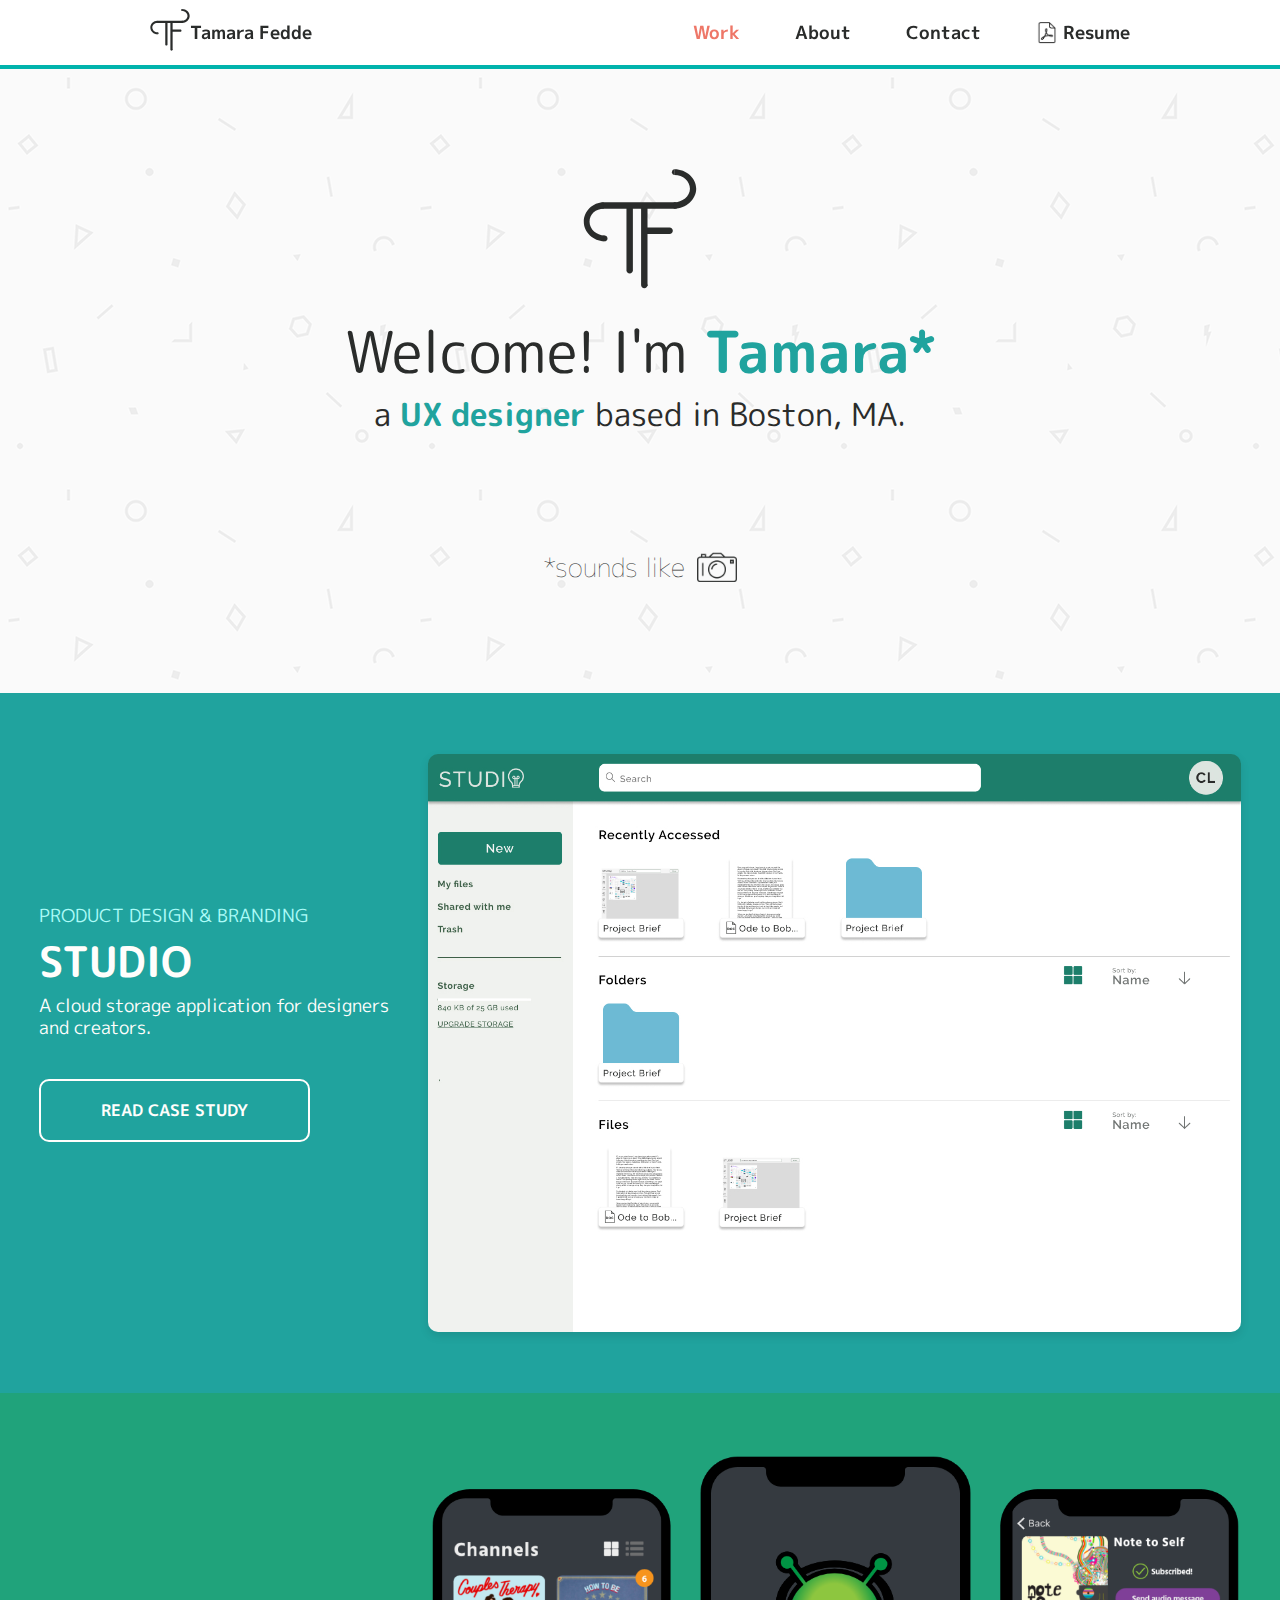
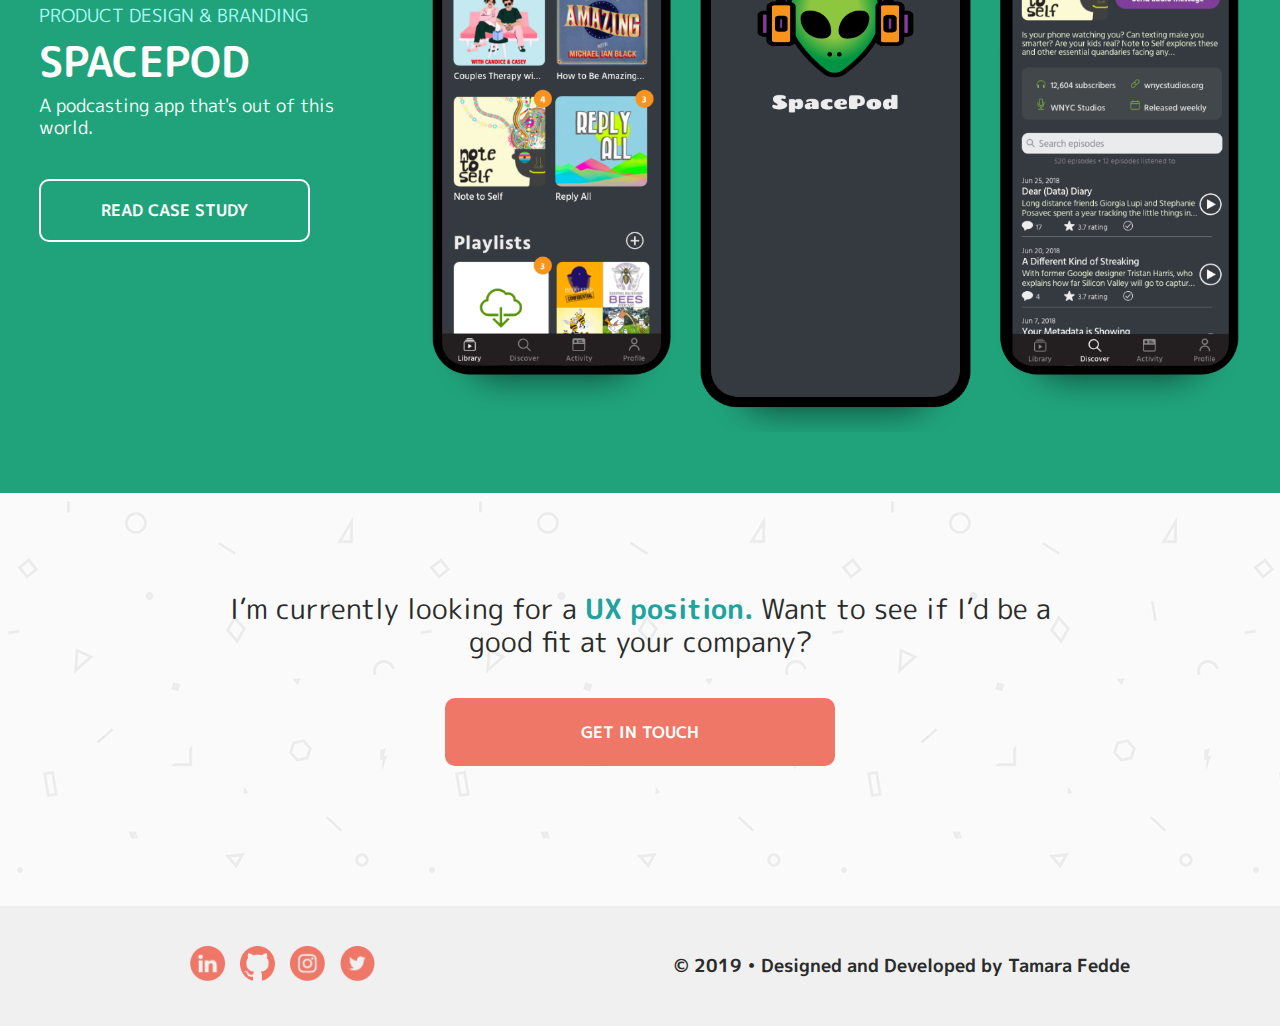
<file: index.html>
<!DOCTYPE html>
<html>
  <head>
    <title>Porfolio &bull; Tamara Fedde</title>
    <meta name="viewport" content="width=device-width, initial-scale=1">

<!-- Custom Styles -->
    <link rel="stylesheet" type="text/css" href="./css/normalize.css">
    <link rel="stylesheet" type="text/css" href="./css/style.css">

<!-- Google Fonts -->
    <link rel="stylesheet" link href="https://fonts.googleapis.com/css?family=M+PLUS+1p:400,700,800,900|M+PLUS+Rounded+1c:400,700,800,900">

<!-- Font Awesome -->
     <link rel="stylesheet" href="https://use.fontawesome.com/releases/v5.6.3/css/all.css" integrity="sha384-UHRtZLI+pbxtHCWp1t77Bi1L4ZtiqrqD80Kn4Z8NTSRyMA2Fd33n5dQ8lWUE00s/" crossorigin="anonymous">

<!-- JQuery Script -->
  <script src="https://ajax.googleapis.com/ajax/libs/jquery/3.3.1/jquery.min.js"></script>
  <script type="text/javascript" src="./js/functions.js"></script>

<!-- Favicon -->
  <link rel="apple-touch-icon" sizes="72x72" href="/apple-touch-icon.png">
  <link rel="icon" type="image/png" sizes="16x16" href="/favicon.ico">
  <link rel="manifest" href="/site.webmanifest">
  <link rel="mask-icon" href="/safari-pinned-tab.svg" color="#5bbad5">
  <meta name="msapplication-TileColor" content="#da532c">
  <meta name="theme-color" content="#ffffff">

<!-- Global site tag (gtag.js) - Google Analytics -->
  <script async src="https://www.googletagmanager.com/gtag/js?id=UA-133491169-1"></script>
  <script>
    window.dataLayer = window.dataLayer || [];
    function gtag(){dataLayer.push(arguments);}
    gtag('js', new Date());

    gtag('config', 'UA-133491169-1');
  </script>

  </head>
  <body>
    <header>
<!-- Hamburger Menu Start -->
<nav class="mobile-menu">
  <ul class="mobile-nav-links">
    <li class="mobile-li"><a class="mobile-nav-link active" href="index.html">Work</a></li>
    <li class="mobile-li"><a class="mobile-nav-link" href="about.html">About</a></li>
    <li class="mobile-li"><a class="mobile-nav-link" href="contact.html">Contact</a></li>
    <li class="mobile-li">
      <div class="mobile-resume">
        <img class="mobile-pdf" src="./images/pdfwhite.png"/>
        <a class="nav-link mobile-last-nav-link" target="_blank" href="./images/tamarafedde-resume.pdf" target="_blank">Resume</a>
      </div>
    </li>
  </ul>
</nav>
<!-- Hamburger Menu End  -->
      <nav>
        <a href="index.html"><img class="header-logo" src="./images/logo.svg"/></a>
        <a class="tamara-nav-text" href="index.html">Tamara Fedde</a>
        <ul class="nav-links">
          <li><a class="nav-link active" href="index.html">Work</a></li>
          <li><a class="nav-link" href="about.html">About</a></li>
          <li><a class="nav-link" href="contact.html">Contact</a></li>
          <li>
            <div class="resume">
              <img class="pdf" src="./images/pdf3.png"/>
              <a class="nav-link last-nav-link" href="./images/tamarafedde-resume.pdf" target="_blank">Resume</a>
            </div>
        </li>
        </ul>
      </nav>
      <div class="hamburger-icon">
        <div class="mobile-menu-bar bar-one"></div>
        <div class="mobile-menu-bar bar-two"></div>
        <div class="mobile-menu-bar bar-three"></div>
      </div>
    </header>
    <main>
      <div class="hero-section">
        <img class="main-logo" src="./images/logo.svg"/>
        <h1 class="hero">Welcome! I'm <span class="blue">Tamara*</span></h1>
        <h2 class="hero-2">a <span class="blue">UX designer</span> based in Boston, MA.</h2>
        <h3 class="hero-3">*sounds like <img class="camera" src="./images/camera.png"/></h3>
      </div>
      <div class="project-background">
        <div class="project-text">
          <p class="white-label-paragraph">Product Design & Branding</p>
          <h2 class="h-two-white-label">STUDIO</h2>
          <p class="white-label-paragraph">A cloud storage application for designers and creators.</p>
          <a class="case-study-button white-label" href="studio.html">Read case study</a>
        </div>
        <img class="project-image" src="./images/dashboard-all-content.jpg"/>
      </div>
      <div class="sp project-background">
        <div class="project-text">
          <p class="white-label-paragraph sp-white-label">Product Design & Branding</p>
          <h2 class="h-two-white-label">SPACEPOD</h2>
          <p class="white-label-paragraph">A podcasting app that's out of this world.</p>
          <a class="case-study-button white-label" href="spacepod.html">Read case study</a>
        </div>
        <img class="ios project-image" src="./images/sp-trio.png"/>
      </div>
      <div class="cta">
        <h3 class="cta-text">I’m currently looking for a <span class="blue">UX position.</span> Want to see if I’d be a good fit at your company?</h3>
        <a class="button" href="contact.html">Get in touch</a>
      </div>
    </main>
    <footer>
      <div class="social">
       <ul class="social-links">
         <li>
           <a href="https://www.linkedin.com/in/tamarafedde/" target="_blank"><img class="social-link first-link" src="./images/linkedin.png"/></a>
         </li>
         <li>
           <a href="https://github.com/TamaraLong" target="_blank"><img class="social-link" src="./images/github.png"/></a>
         </li>
         <li>
           <a href="https://www.instagram.com/tamara.fedde" target="_blank"><img class="social-link" src="./images/instagram.png"/></a>
         </li>
         <li>
           <a href="https://twitter.com/TamaraFedde" target="_blank"><img class="social-link" src="./images/twitter.png"/></a>
         </li>
       </ul>
     </div>
     <div class="copywright">
    <p class="designed-by">&copy; 2019 &bull; Designed and Developed by Tamara Fedde</p>
     </div>
   </footer>
  </body>
</html>
</file>
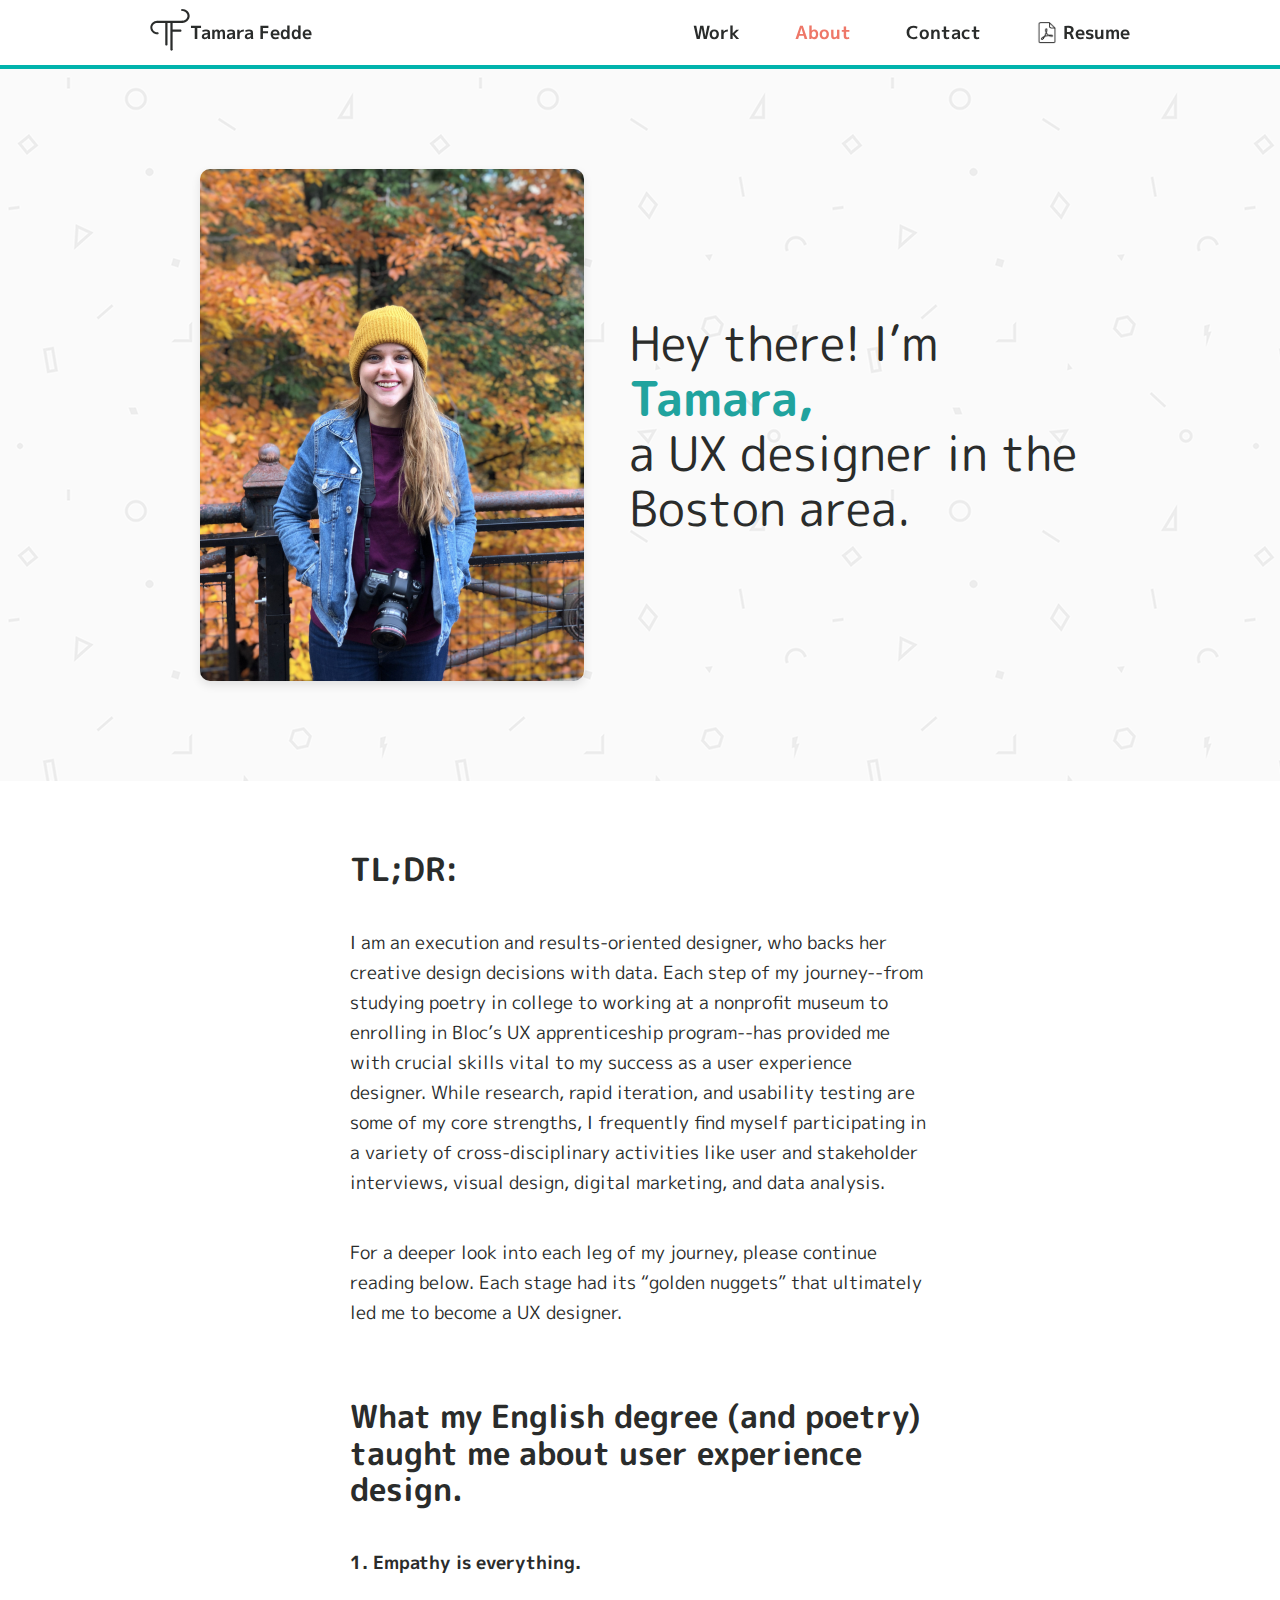
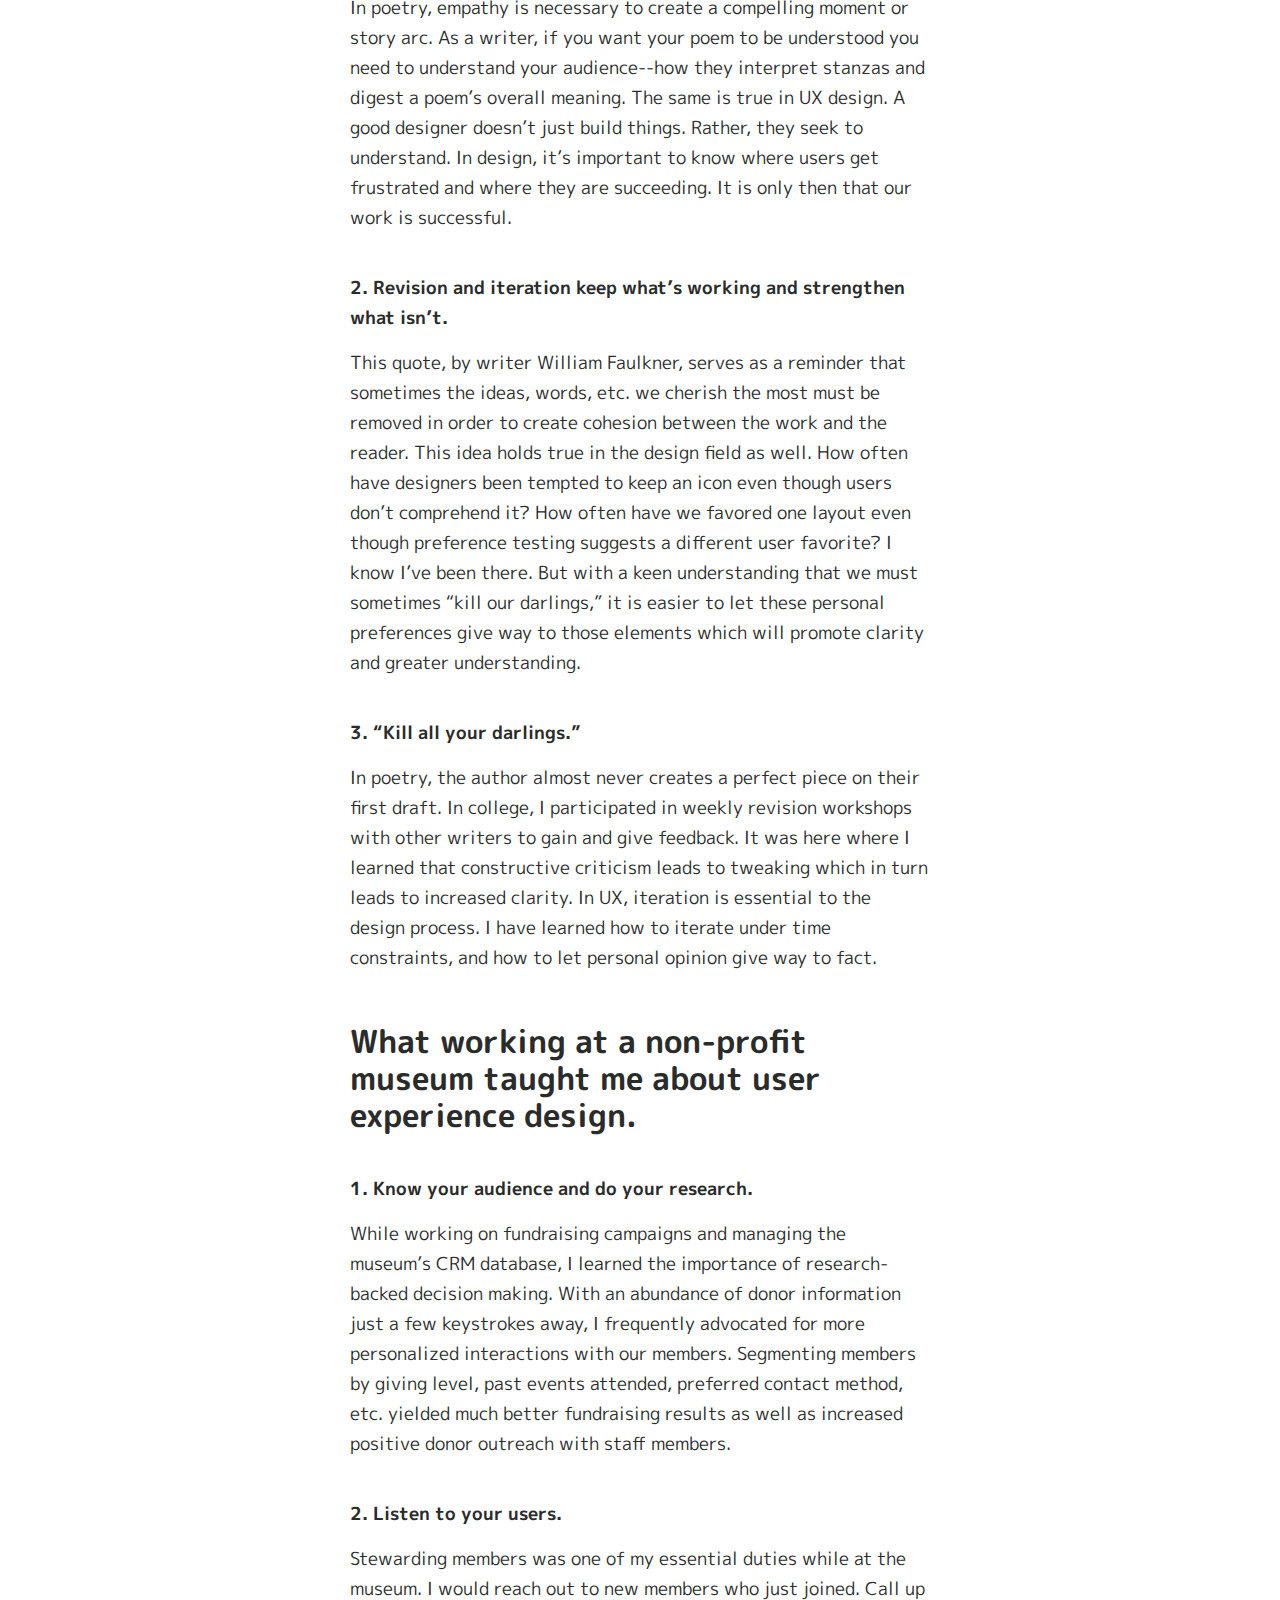
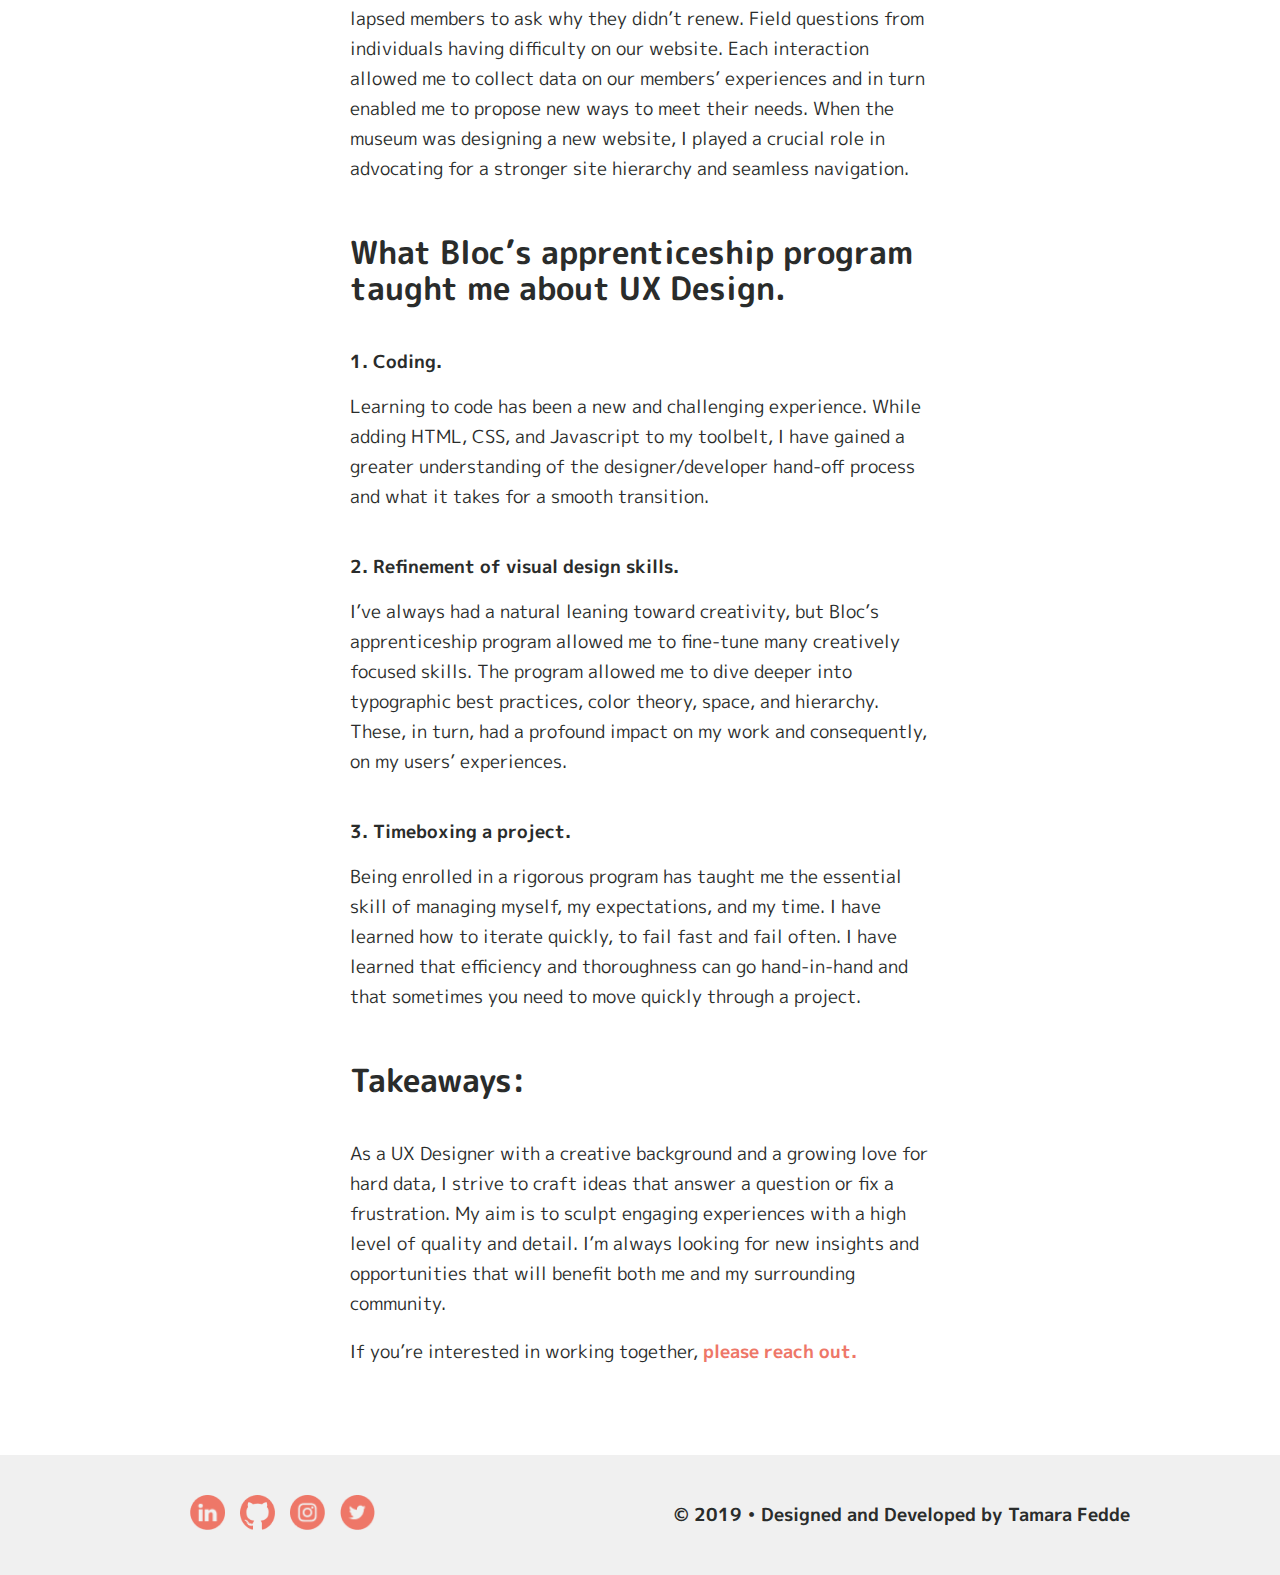
<file: about.html>
<!DOCTYPE html>
<html>
  <head>
    <title>About &bull; Tamara Fedde</title>
    <meta name="viewport" content="width=device-width, initial-scale=1">

  <!-- Custom Styles -->
    <link rel="stylesheet" type="text/css" href="./css/normalize.css">
    <link rel="stylesheet" type="text/css" href="./css/style.css">

  <!-- Google Fonts -->
    <link rel="stylesheet" link href="https://fonts.googleapis.com/css?family=M+PLUS+1p:400,700,800,900|M+PLUS+Rounded+1c:400,700,800,900">

  <!-- Font Awesome -->
     <link rel="stylesheet" href="https://use.fontawesome.com/releases/v5.6.3/css/all.css" integrity="sha384-UHRtZLI+pbxtHCWp1t77Bi1L4ZtiqrqD80Kn4Z8NTSRyMA2Fd33n5dQ8lWUE00s/" crossorigin="anonymous">

  <!-- JQuery Script -->
    <script src="https://ajax.googleapis.com/ajax/libs/jquery/3.3.1/jquery.min.js"></script>
    <script type="text/javascript" src="./js/functions.js"></script>

  <!-- Favicon -->
    <link rel="apple-touch-icon" sizes="72x72" href="/apple-touch-icon.png">
    <link rel="icon" type="image/png" sizes="16x16" href="/favicon.ico">
    <link rel="manifest" href="/site.webmanifest">
    <link rel="mask-icon" href="/safari-pinned-tab.svg" color="#5bbad5">
    <meta name="msapplication-TileColor" content="#da532c">
    <meta name="theme-color" content="#ffffff">

<!-- Global site tag (gtag.js) - Google Analytics -->
    <script async src="https://www.googletagmanager.com/gtag/js?id=UA-133491169-1"></script>
    <script>
      window.dataLayer = window.dataLayer || [];
      function gtag(){dataLayer.push(arguments);}
      gtag('js', new Date());

      gtag('config', 'UA-133491169-1');
    </script>

</head>
  <body>
    <header>
<!-- Hamburger Menu Start -->
      <nav class="mobile-menu">
        <ul class="mobile-nav-links">
          <li class="mobile-li"><a class="mobile-nav-link active" href="index.html">Work</a></li>
          <li class="mobile-li"><a class="mobile-nav-link" href="about.html">About</a></li>
          <li class="mobile-li"><a class="mobile-nav-link" href="contact.html">Contact</a></li>
          <li class="mobile-li">
            <div class="mobile-resume">
              <img class="mobile-pdf" src="./images/pdfwhite.png"/>
              <a class="nav-link mobile-last-nav-link" href="./images/tamarafedde-resume.pdf" target="_blank">Resume</a>
            </div>
          </li>
        </ul>
      </nav>
<!-- Hamburger Menu End  -->
      <nav>
        <a href="index.html"><img class="header-logo" src="./images/logo.svg"/></a>
        <a class="tamara-nav-text" href="index.html">Tamara Fedde</a>
        <ul class="nav-links">
          <li><a class="nav-link" href="index.html">Work</a></li>
          <li><a class="nav-link active" href="about.html">About</a></li>
          <li><a class="nav-link" href="contact.html">Contact</a></li>
          <li>
            <div class="resume">
              <img class="pdf" src="./images/pdf3.png"/>
              <a class="nav-link last-nav-link" href="./images/tamarafedde-resume.pdf" target="_blank">Resume</a>
            </div>
        </li>
        </ul>
      </nav>
      <div class="hamburger-icon">
        <div class="mobile-menu-bar bar-one"></div>
        <div class="mobile-menu-bar bar-two"></div>
        <div class="mobile-menu-bar bar-three"></div>
      </div>
    </header>
    <main>
      <div class="hero-section">
        <div class="about">
          <div class="about-hero">
            <img class="tampic" src="./images/tampic.png"/>
            <div class="about-summary">
              <h1 class="about-h-one">Hey there! I’m <span class="blue">Tamara,</span><br>a UX designer in the Boston area.</br></h1>
            </div>
          </div>
        </div>
      </div>
      <div class="about-body">
        <div class ="text-page-width">
          <div class='tldr'>
            <h2>TL;DR:</h2>
            <p class="about-margins">I am an execution and results-oriented designer, who backs her creative design decisions with data. Each step of my journey--from studying poetry in college to working at a nonprofit museum to enrolling in Bloc’s UX apprenticeship program--has provided me with crucial skills vital to my success as a user experience designer. While research, rapid iteration, and usability testing are some of my core strengths, I frequently find myself participating in a variety of cross-disciplinary activities like user and stakeholder interviews, visual design, digital marketing, and data analysis.</p>
            <p>For a deeper look into each leg of my journey, please continue reading below. Each stage had its “golden nuggets” that ultimately led me to become a UX designer.</p>
          </div>
          <div class="poetry">
            <h2>What my English degree (and poetry) taught me about user experience design.</h2>
            <ol class="about-ol">
              <li><span class="bold">Empathy is everything.</span>
                <p class="about-margins">In poetry, empathy is necessary to create a compelling moment or story arc. As a writer, if you want your poem to be understood you need to understand your audience--how they interpret stanzas and digest a poem’s overall meaning. The same is true in UX design. A good designer doesn’t just build things. Rather, they seek to understand. In design, it’s important to know where users get frustrated and where they are succeeding. It is only then that our work is successful.</p>
              </li>
              <li><span class="bold">Revision and iteration keep what’s working and strengthen what isn’t.</span>
                <p class="about-margins">This quote, by writer William Faulkner, serves as a reminder that sometimes the ideas, words, etc. we cherish the most must be removed in order to create cohesion between the work and the reader. This idea holds true in the design field as well. How often have designers been tempted to keep an icon even though users don’t comprehend it? How often have we favored one layout even though preference testing suggests a different user favorite? I know I’ve been there. But with a keen understanding that we must sometimes “kill our darlings,” it is easier to let these personal preferences give way to those elements which will promote clarity and greater understanding.</p>
              </li>
              <li><span class="bold">“Kill all your darlings.”</span>
                <p class="about-margins">In poetry, the author almost never creates a perfect piece on their first draft. In college, I participated in weekly revision workshops with other writers to gain and give feedback. It was here where I learned that constructive criticism leads to tweaking which in turn leads to increased clarity. In UX, iteration is essential to the design process. I have learned how to iterate under time constraints, and how to let personal opinion give way to fact.</p>
              </li>
            </ol>
          </div>
          <div class="nonprofit">
            <h2>What working at a non-profit museum taught me about user experience design.</h2>
            <ol class="about-ol">
              <li><span class="bold">Know your audience and do your research.</span>
                <p class="about-margins">While working on fundraising campaigns and managing the museum’s CRM database, I learned the importance of research-backed decision making. With an abundance of donor information just a few keystrokes away, I frequently advocated for more personalized interactions with our members. Segmenting members by giving level, past events attended, preferred contact method, etc. yielded much better fundraising results as well as increased positive donor outreach with staff members.</p>
              </li>
              <li><span class="bold">Listen to your users.</span>
                <p class="about-margins">Stewarding members was one of my essential duties while at the museum. I would reach out to new members who just joined. Call up lapsed members to ask why they didn’t renew. Field questions from individuals having difficulty on our website. Each interaction allowed me to collect data on our members’ experiences and in turn enabled me to propose new ways to meet their needs. When the museum was designing a new website, I played a crucial role in advocating for a stronger site hierarchy and seamless navigation.</p>
              </li>
            </ol>
          </div>
          <div class="bloc">
            <h2>What Bloc’s apprenticeship program taught me about UX Design.</h2>
            <ol class="about-ol">
              <li><span class="bold">Coding.</span>
                <p class="about-margins">Learning to code has been a new and challenging experience. While adding HTML, CSS, and Javascript to my toolbelt, I have gained a greater understanding of the designer/developer hand-off process and what it takes for a smooth transition.</p>
              </li>
              <li><span class="bold">Refinement of visual design skills.</span>
                <p class="about-margins">I’ve always had a natural leaning toward creativity, but Bloc’s apprenticeship program allowed me to fine-tune many creatively focused skills. The program allowed me to dive deeper into typographic best practices, color theory, space, and hierarchy. These, in turn, had a profound impact on my work and consequently, on my users’ experiences.</p>
              </li>
              <li><span class="bold">Timeboxing a project.</span>
                <p class="about-margins">Being enrolled in a rigorous program has taught me the essential skill of managing myself, my expectations, and my time. I have learned how to iterate quickly, to fail fast and fail often. I have learned that efficiency and thoroughness can go hand-in-hand and that sometimes you need to move quickly through a project.</p>
              </li>
            </ol>
          </div>
            <div>
              <h2>Takeaways:</h2>
              <p>As a UX Designer with a creative background and a growing love for hard data, I strive to craft ideas that answer a question or fix a frustration. My aim is to sculpt engaging experiences with a high level of quality and detail. I’m always looking for new insights and opportunities that will benefit both me and my surrounding community.</p>
              <p>If you’re interested in working together, <a class="link" href="contact.html">please reach out.</a></p> <!--Add link to open email-->
            </div>
          </div>
        </div>
    </main>
    <footer>
      <div class="social">
       <ul class="social-links">
         <li>
           <a href="https://www.linkedin.com/in/tamarafedde/" target="_blank"><img class="social-link first-link" src="./images/linkedin.png"/></a>
         </li>
         <li>
           <a href="https://github.com/TamaraLong" target="_blank"><img class="social-link" src="./images/github.png"/></a>
         </li>
         <li>
           <a href="https://www.instagram.com/tamara.fedde" target="_blank"><img class="social-link" src="./images/instagram.png"/></a>
         </li>
         <li>
           <a href="https://twitter.com/TamaraFedde" target="_blank"><img class="social-link" src="./images/twitter.png"/></a>
         </li>
       </ul>
     </div>
     <div class="copywright">
      <p class="designed-by">&copy; 2019 &bull; Designed and Developed by Tamara Fedde</p>
     </div>
   </footer>
  </body>
</html>
</file>
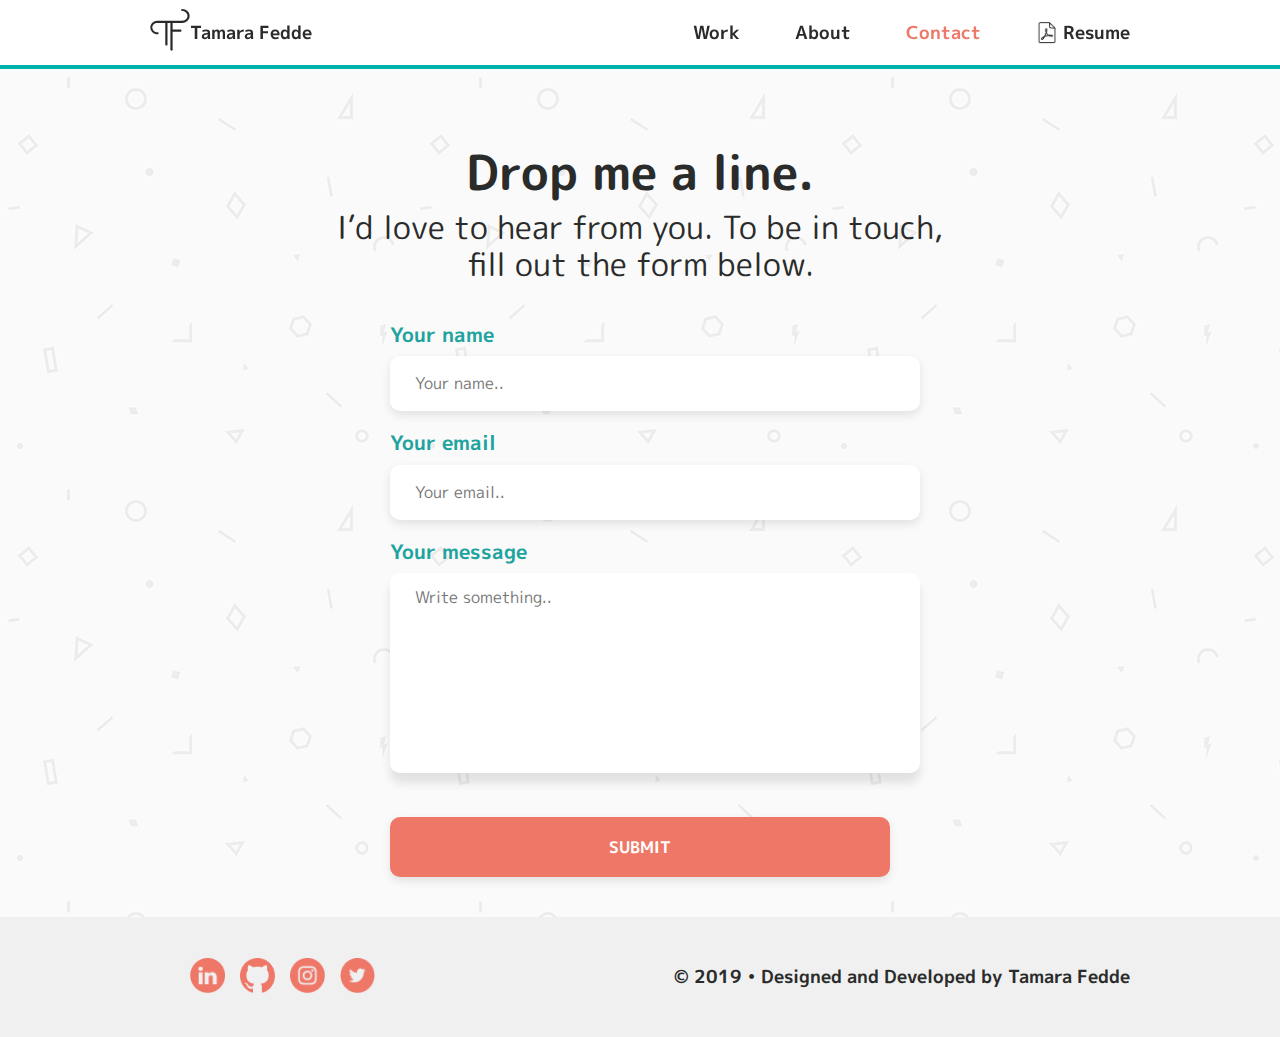
<file: contact.html>
<!DOCTYPE html>
<html>
  <head>
  <title>Contact &bull; Tamara Fedde</title>
  <meta name="viewport" content="width=device-width, initial-scale=1">

<!-- Custom Styles -->
  <link rel="stylesheet" type="text/css" href="./css/normalize.css">
  <link rel="stylesheet" type="text/css" href="./css/style.css">

<!-- Google Fonts -->
  <link rel="stylesheet" link href="https://fonts.googleapis.com/css?family=M+PLUS+1p:400,700,800,900|M+PLUS+Rounded+1c:400,700,800,900">

<!-- Font Awesome -->
   <link rel="stylesheet" href="https://use.fontawesome.com/releases/v5.6.3/css/all.css" integrity="sha384-UHRtZLI+pbxtHCWp1t77Bi1L4ZtiqrqD80Kn4Z8NTSRyMA2Fd33n5dQ8lWUE00s/" crossorigin="anonymous">

<!-- JQuery Script -->
  <script src="https://ajax.googleapis.com/ajax/libs/jquery/3.3.1/jquery.min.js"></script>
  <script type="text/javascript" src="./js/functions.js"></script>

  <!-- Favicon -->
    <link rel="apple-touch-icon" sizes="72x72" href="/apple-touch-icon.png">
    <link rel="icon" type="image/png" sizes="32x32" href="/favicon-32x32.png">
    <link rel="icon" type="image/png" sizes="16x16" href="/favicon-16x16.png">
    <link rel="manifest" href="/site.webmanifest">
    <link rel="mask-icon" href="/safari-pinned-tab.svg" color="#5bbad5">
    <meta name="msapplication-TileColor" content="#da532c">
    <meta name="theme-color" content="#ffffff">

<!-- Global site tag (gtag.js) - Google Analytics -->
  <script async src="https://www.googletagmanager.com/gtag/js?id=UA-133491169-1"></script>
  <script>
    window.dataLayer = window.dataLayer || [];
    function gtag(){dataLayer.push(arguments);}
    gtag('js', new Date());

    gtag('config', 'UA-133491169-1');
  </script>

  </head>
  <body>
    <header>
<!-- Hamburger Menu Start -->
      <nav class="mobile-menu">
        <ul class="mobile-nav-links">
          <li class="mobile-li"><a class="mobile-nav-link active" href="index.html">Work</a></li>
          <li class="mobile-li"><a class="mobile-nav-link" href="about.html">About</a></li>
          <li class="mobile-li"><a class="mobile-nav-link" href="contact.html">Contact</a></li>
          <li class="mobile-li">
            <div class="mobile-resume">
              <img class="mobile-pdf" src="./images/pdfwhite.png"/>
              <a class="nav-link mobile-last-nav-link" href="./images/tamarafedde-resume.pdf" target="_blank">Resume</a>
            </div>
          </li>
        </ul>
      </nav>
<!-- Hamburger Menu End  -->
      <nav>
        <a href="index.html"><img class="header-logo" src="./images/logo.svg"/></a>
        <a class="tamara-nav-text" href="index.html">Tamara Fedde</a>
        <ul class="nav-links">
          <li><a class="nav-link" href="index.html">Work</a></li>
          <li><a class="nav-link" href="about.html">About</a></li>
          <li><a class="nav-link active" href="contact.html">Contact</a></li>
          <li>
            <div class="resume">
              <img class="pdf" src="./images/pdf3.png"/>
              <a class="nav-link last-nav-link" href="./images/tamarafedde-resume.pdf" target="_blank">Resume</a>
            </div>
        </li>
        </ul>
      </nav>
      <div class="hamburger-icon">
        <div class="mobile-menu-bar bar-one"></div>
        <div class="mobile-menu-bar bar-two"></div>
        <div class="mobile-menu-bar bar-three"></div>
      </div>
    </header>
    <main>
      <div class="contact-background">
        <div>
          <h1 class="text-center h-one-contact">Drop me a line.</h1>
          <h2 class="text-center h-two-contact">I’d love to hear from you. To be in touch, fill out the form below.</h2>
        </div>
        <form class="container" action="https://formspree.io/tklong04.27@gmail.com" method="POST">
            <label for="name">Your name</label>
            <input type="text" id="name" name="name" placeholder="  Your name..">
            <label for="email">Your email</label>
            <input type="text" id="email" name="email" placeholder="  Your email..">
            <label for="message">Your message</label>
            <textarea id="message" name="message" placeholder="  Write something.." style="height:170px"></textarea>
          <div class="formfield">
            <input class="contact-button" style="text-align:center;" type="submit" value="Submit">
          </div>
        </form>
      </div>
    </main>
    <footer>
      <div class="social">
       <ul class="social-links">
         <li>
           <a href="https://www.linkedin.com/in/tamarafedde/" target="_blank"><img class="social-link first-link" src="./images/linkedin.png"/></a>
         </li>
         <li>
           <a href="https://github.com/TamaraLong" target="_blank"><img class="social-link" src="./images/github.png"/></a>
         </li>
         <li>
           <a href="https://www.instagram.com/tamara.fedde" target="_blank"><img class="social-link" src="./images/instagram.png"/></a>
         </li>
         <li>
           <a href="https://twitter.com/TamaraFedde" target="_blank"><img class="social-link" src="./images/twitter.png"/></a>
         </li>
       </ul>
     </div>
     <div class="copywright">
      <p class="designed-by">&copy; 2019 &bull; Designed and Developed by Tamara Fedde</p>
     </div>
   </footer>
  </body>
</html>
</file>
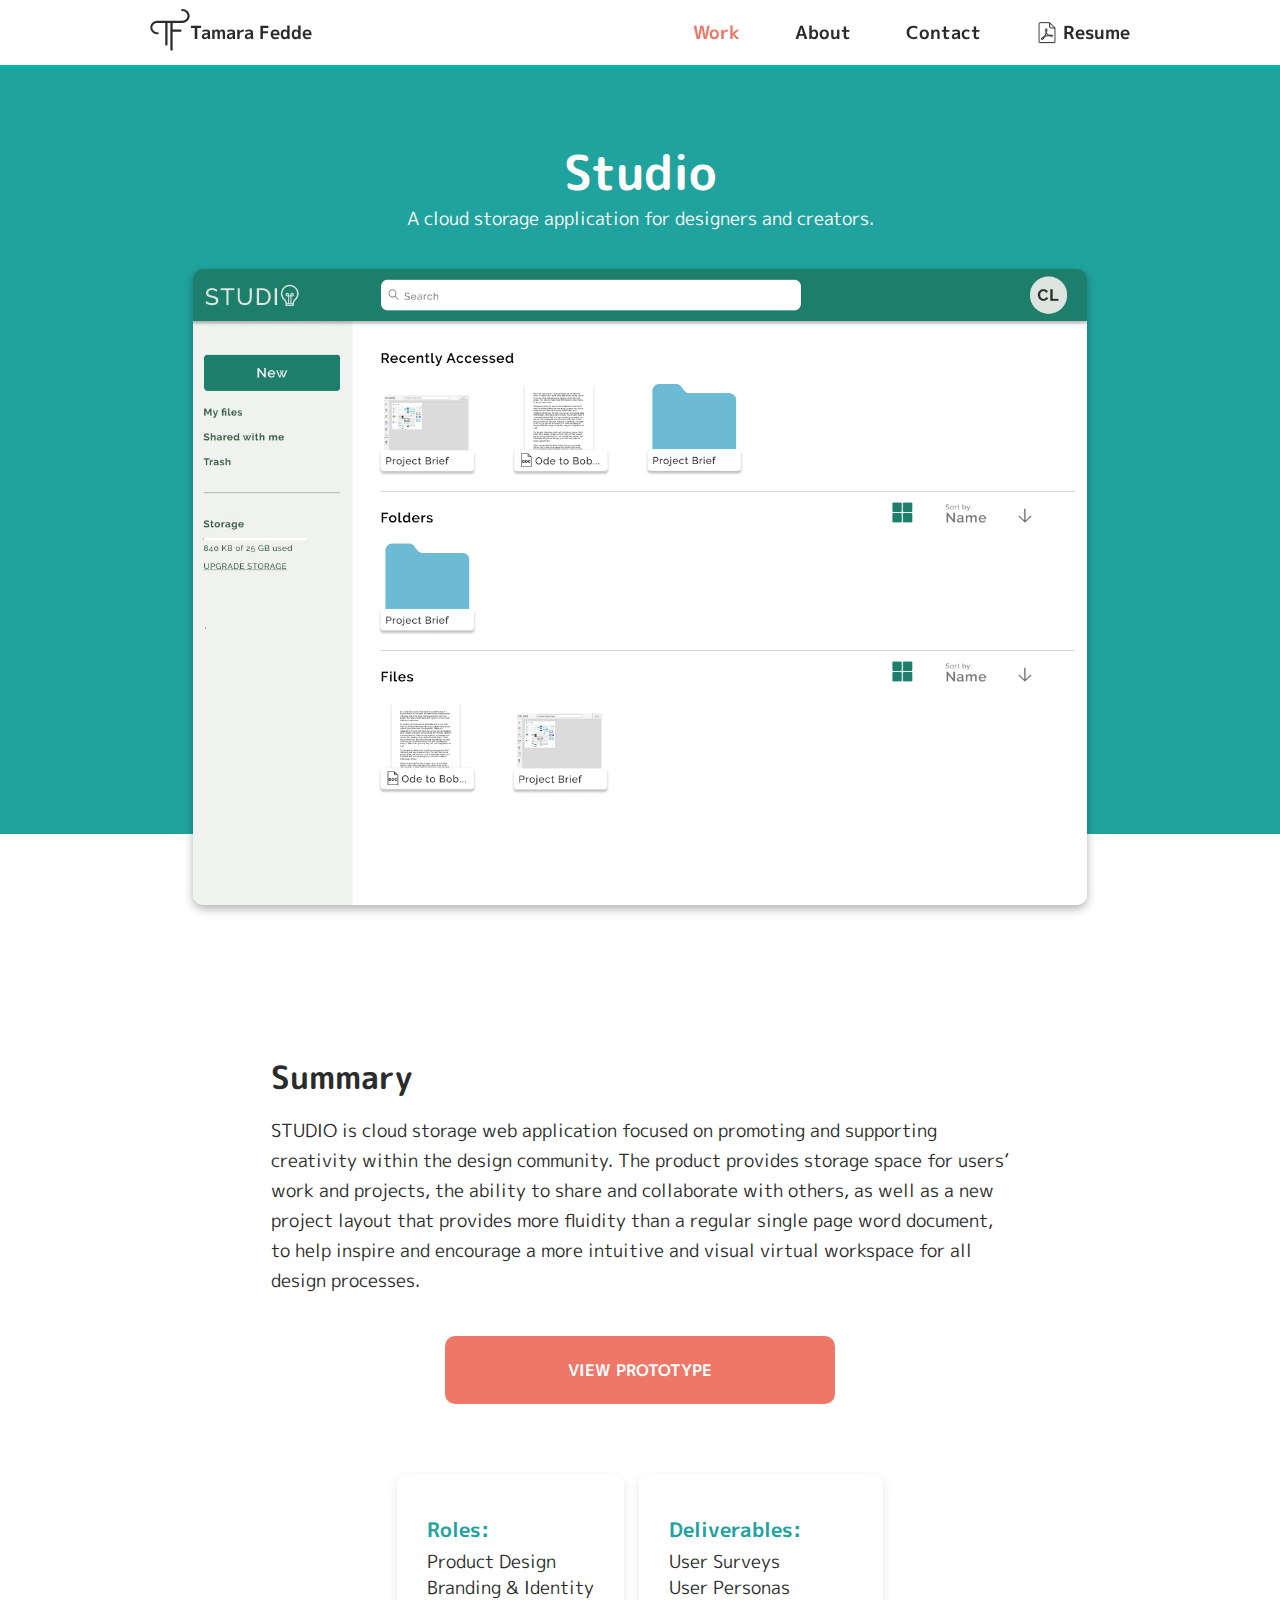
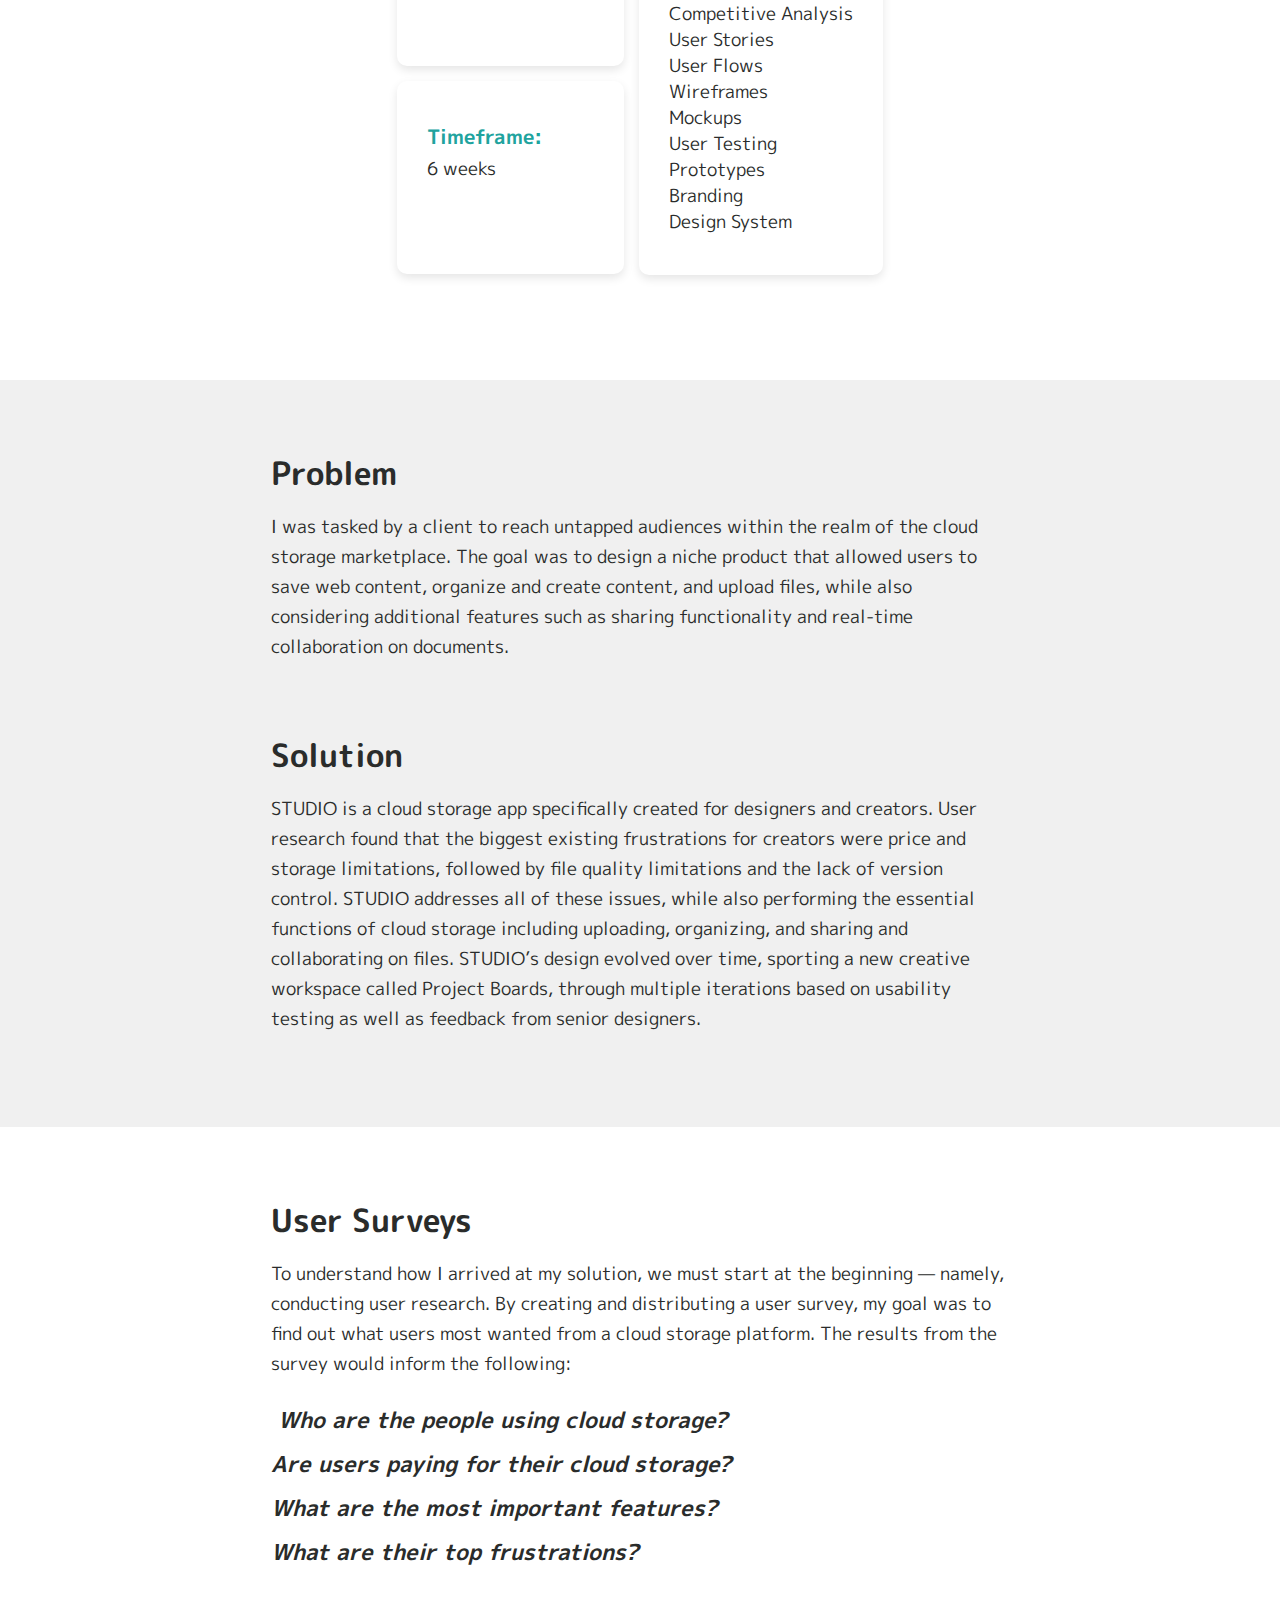
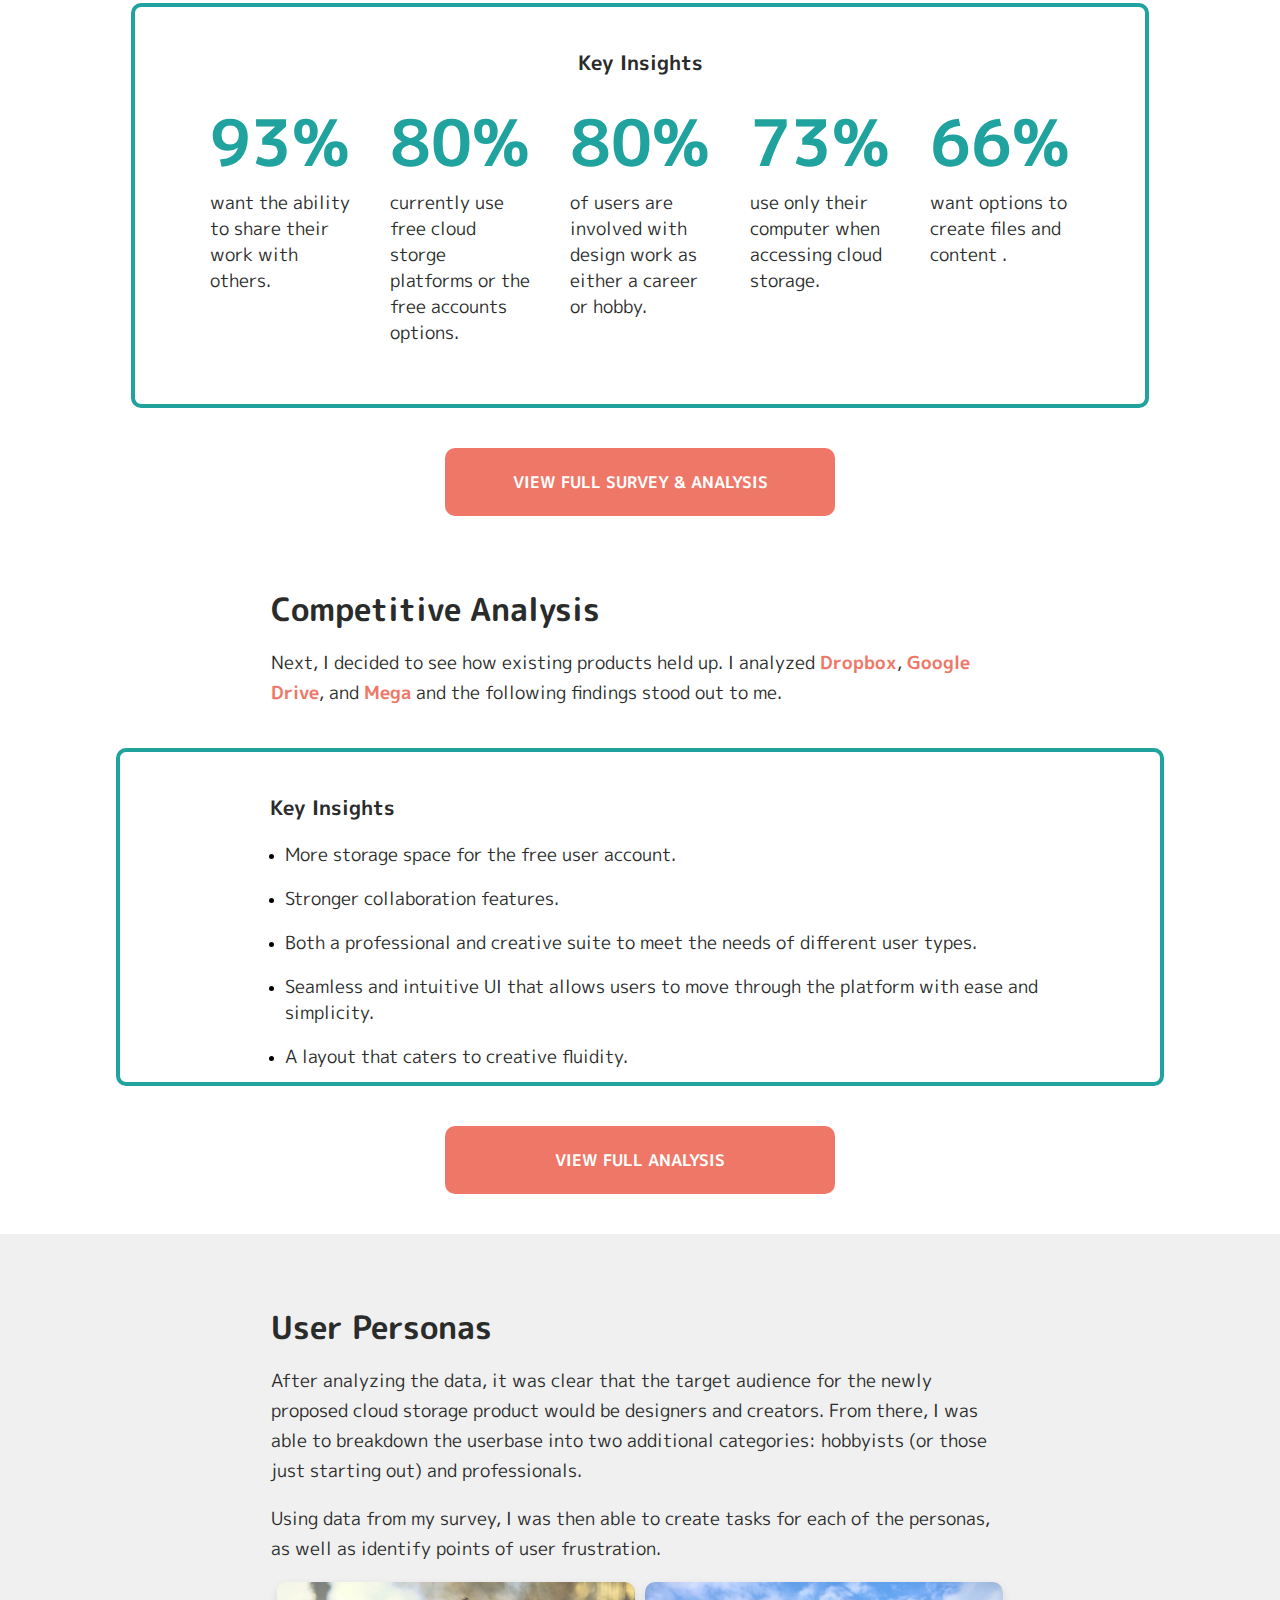
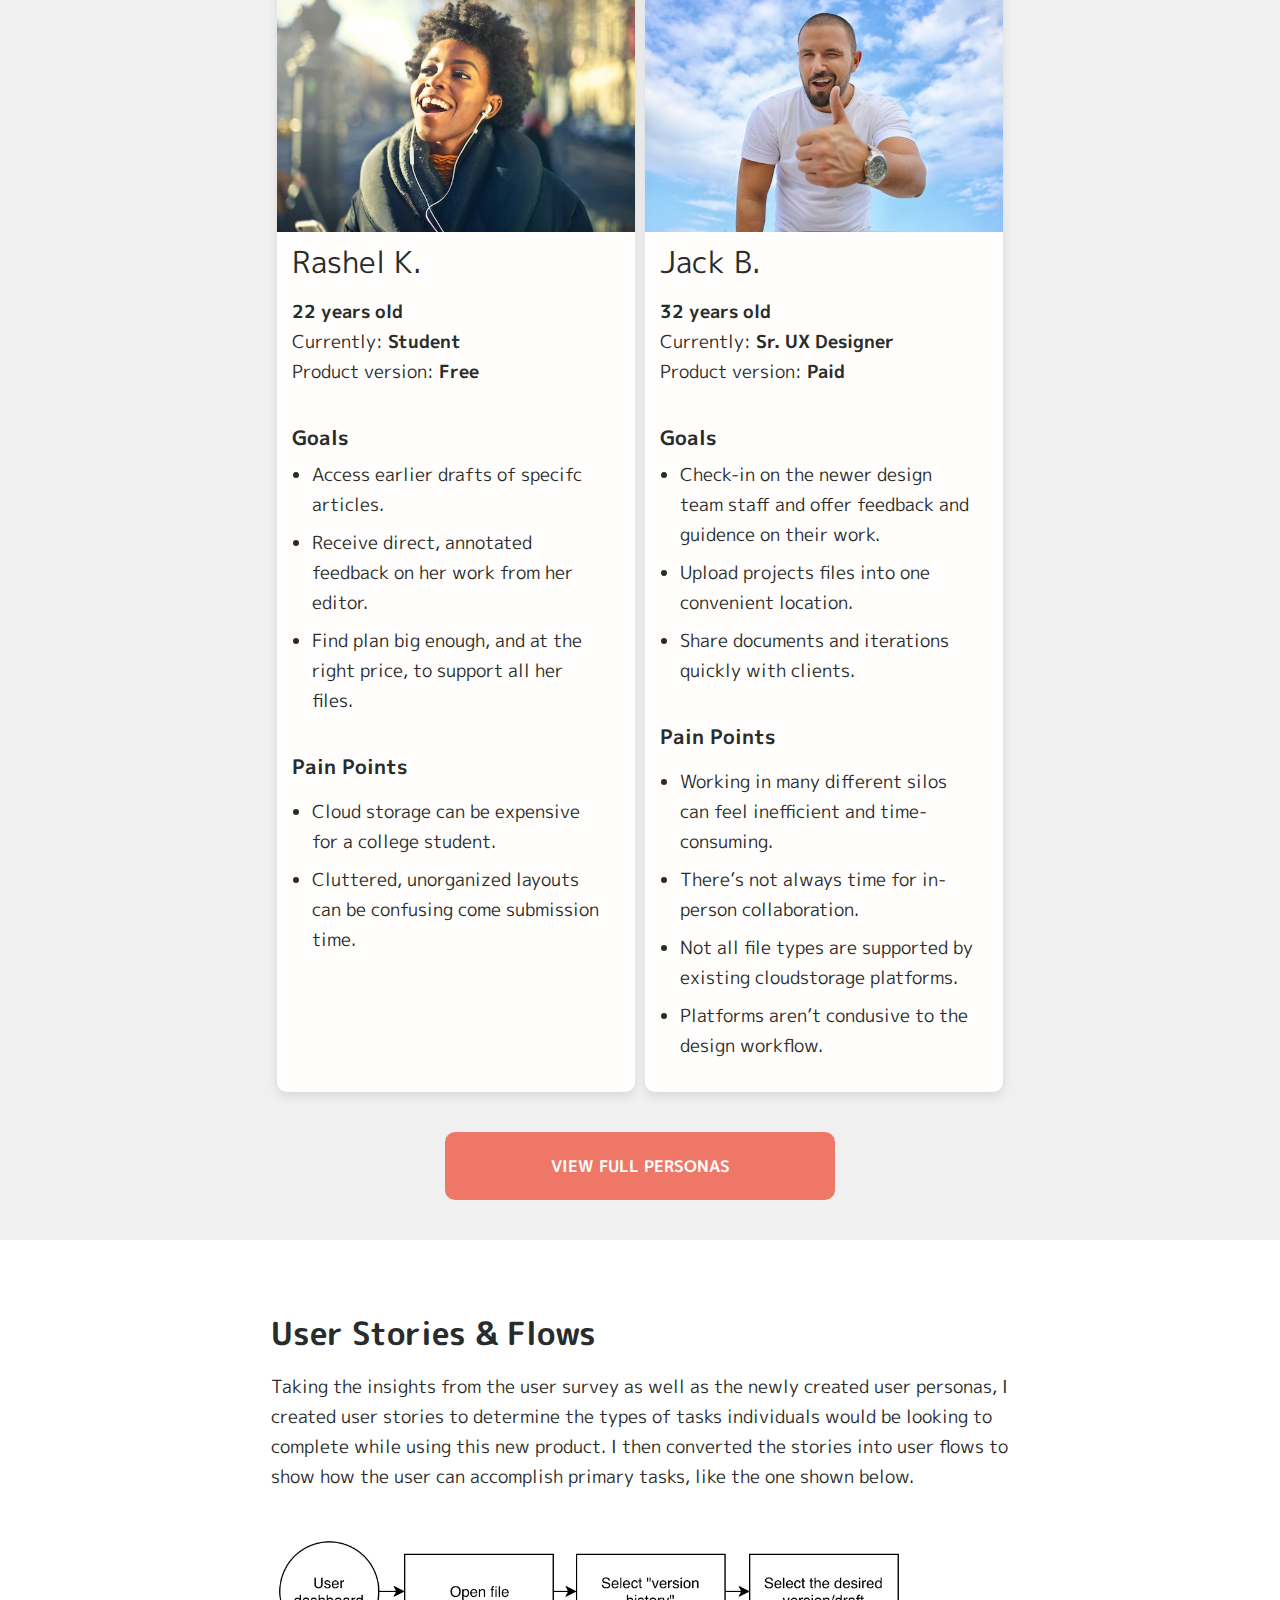
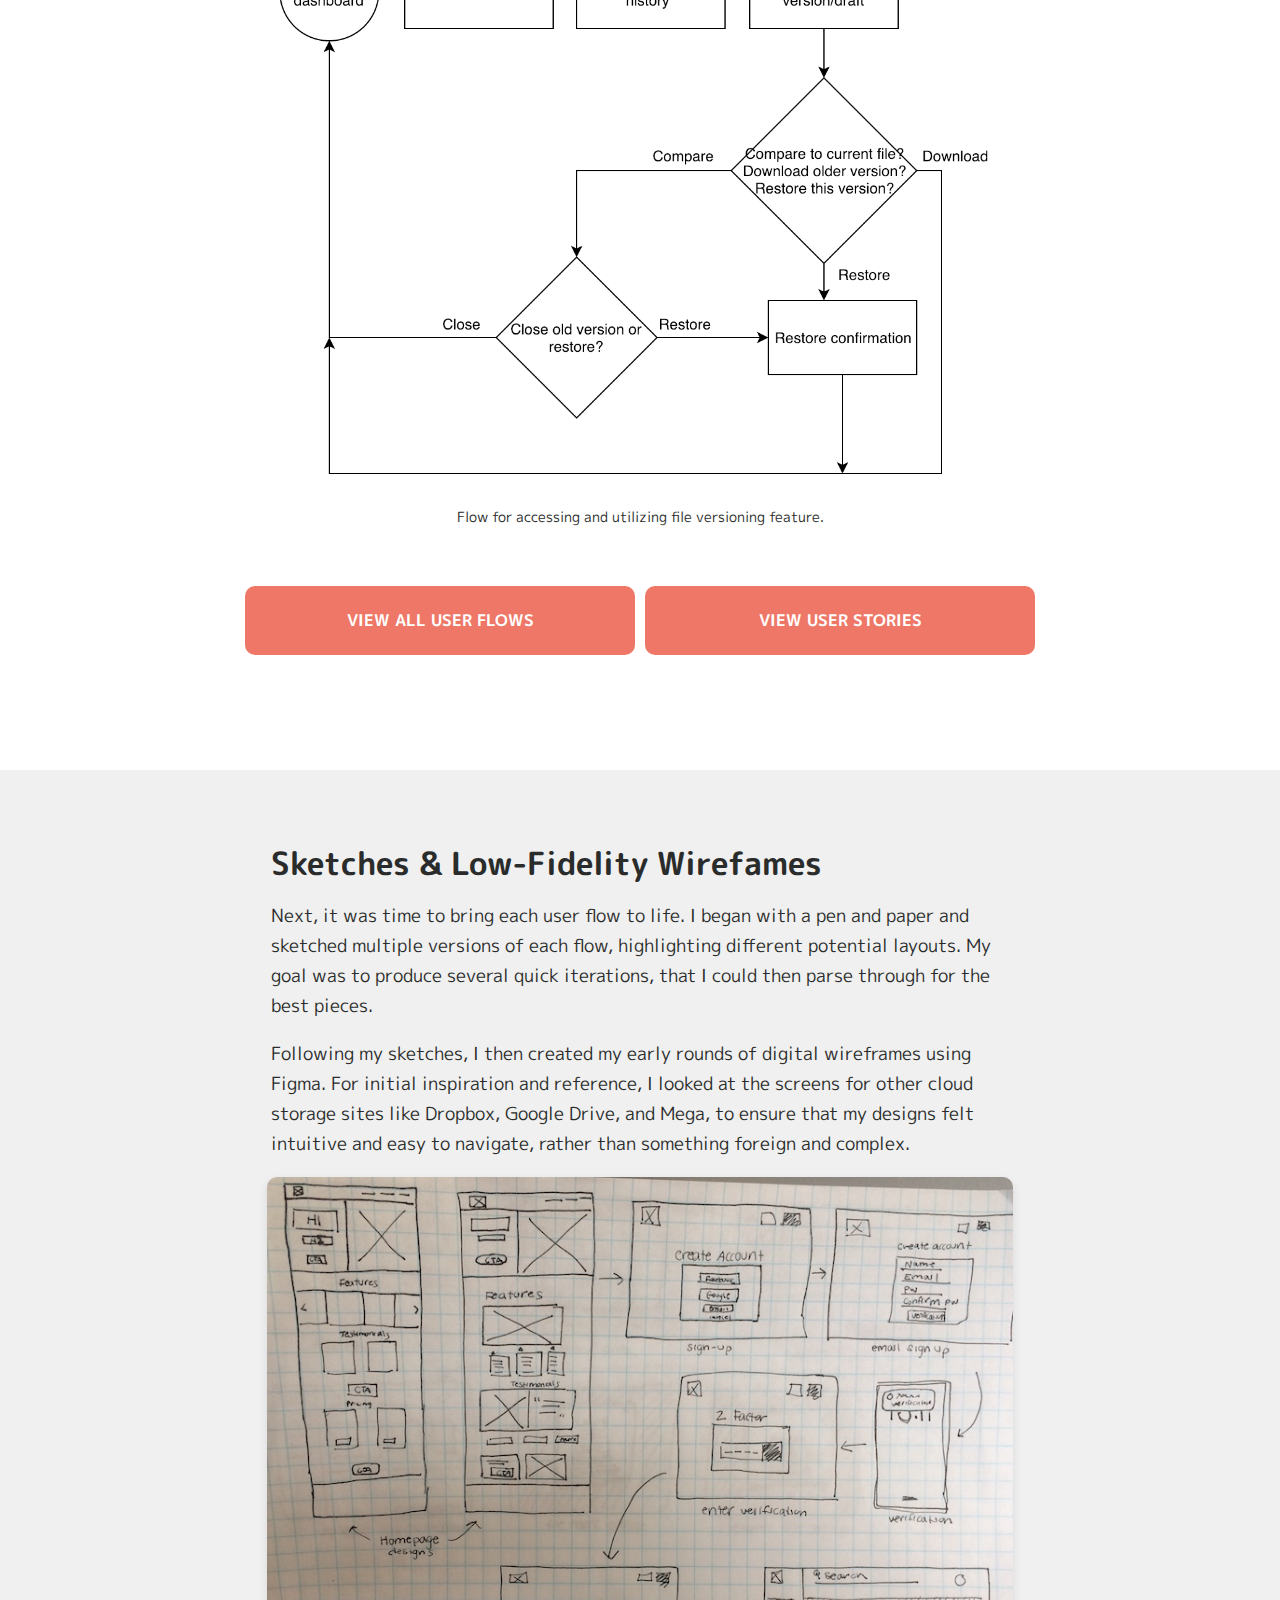
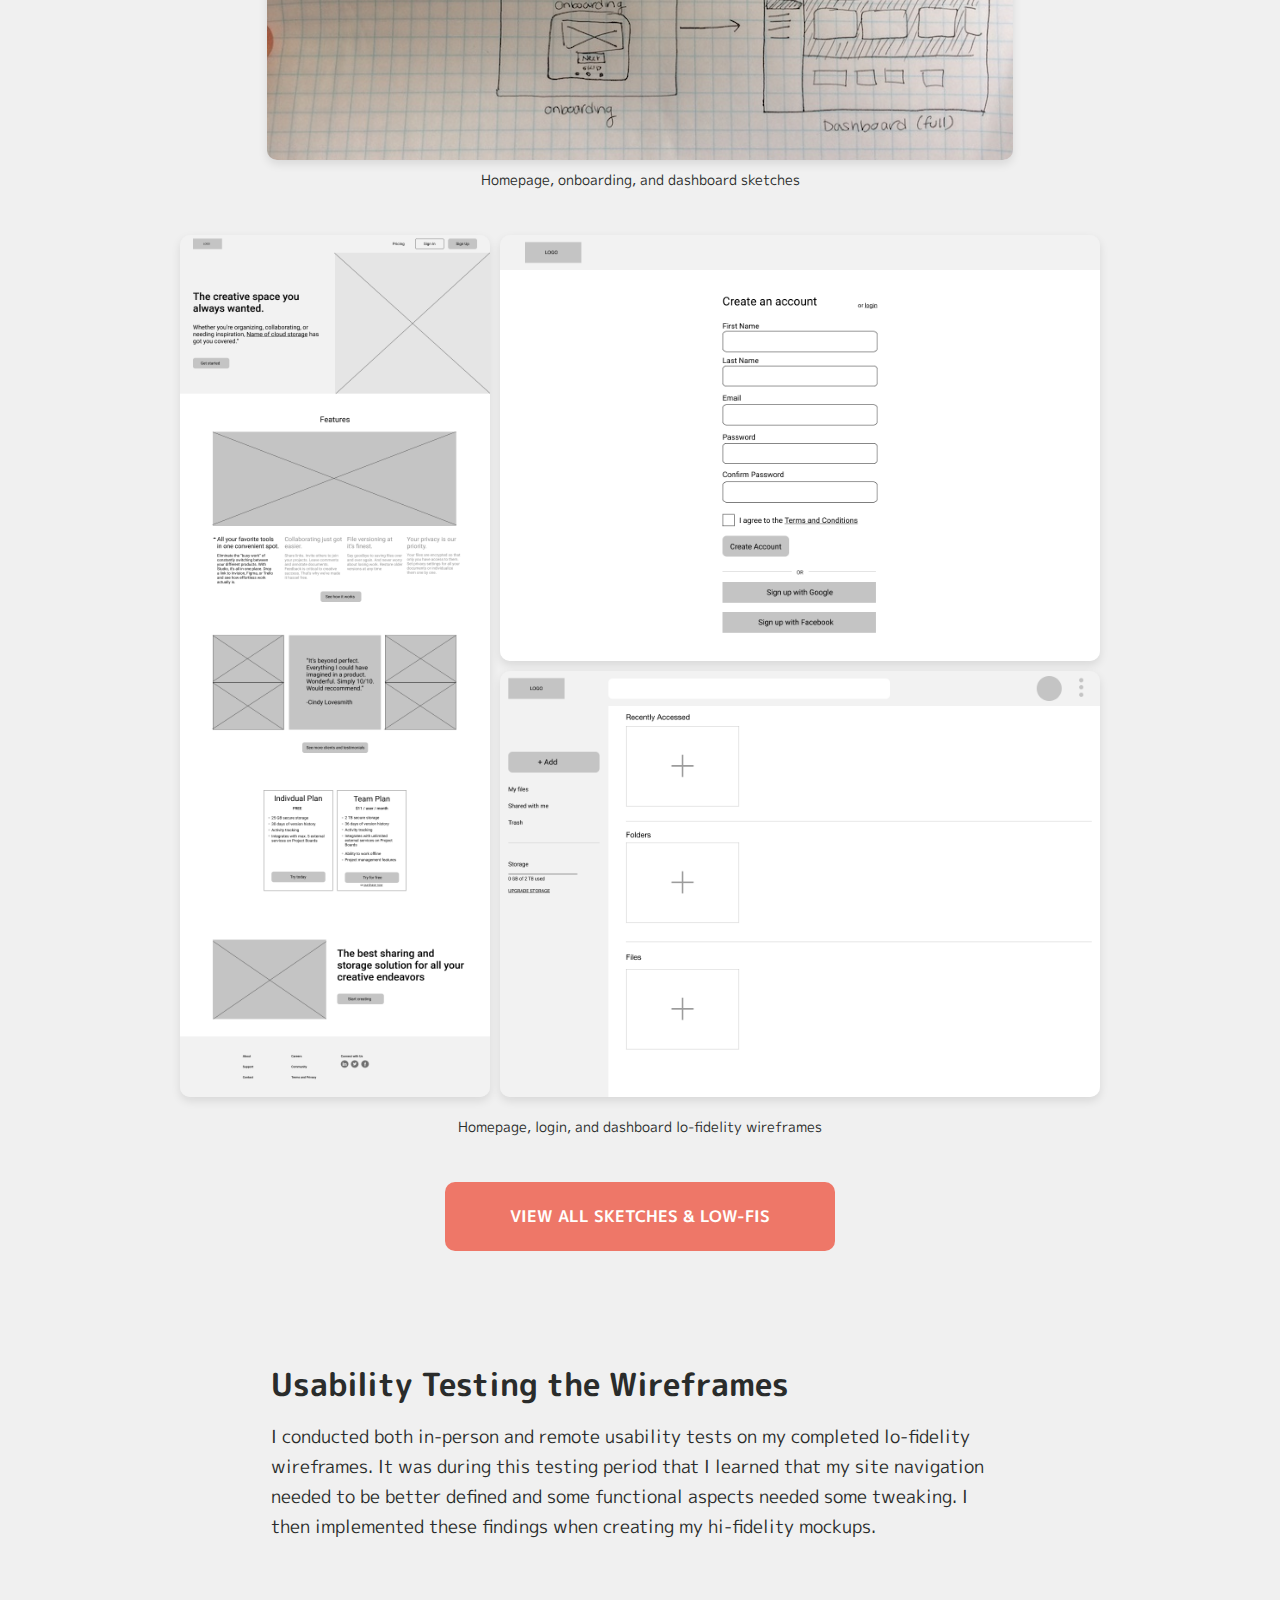
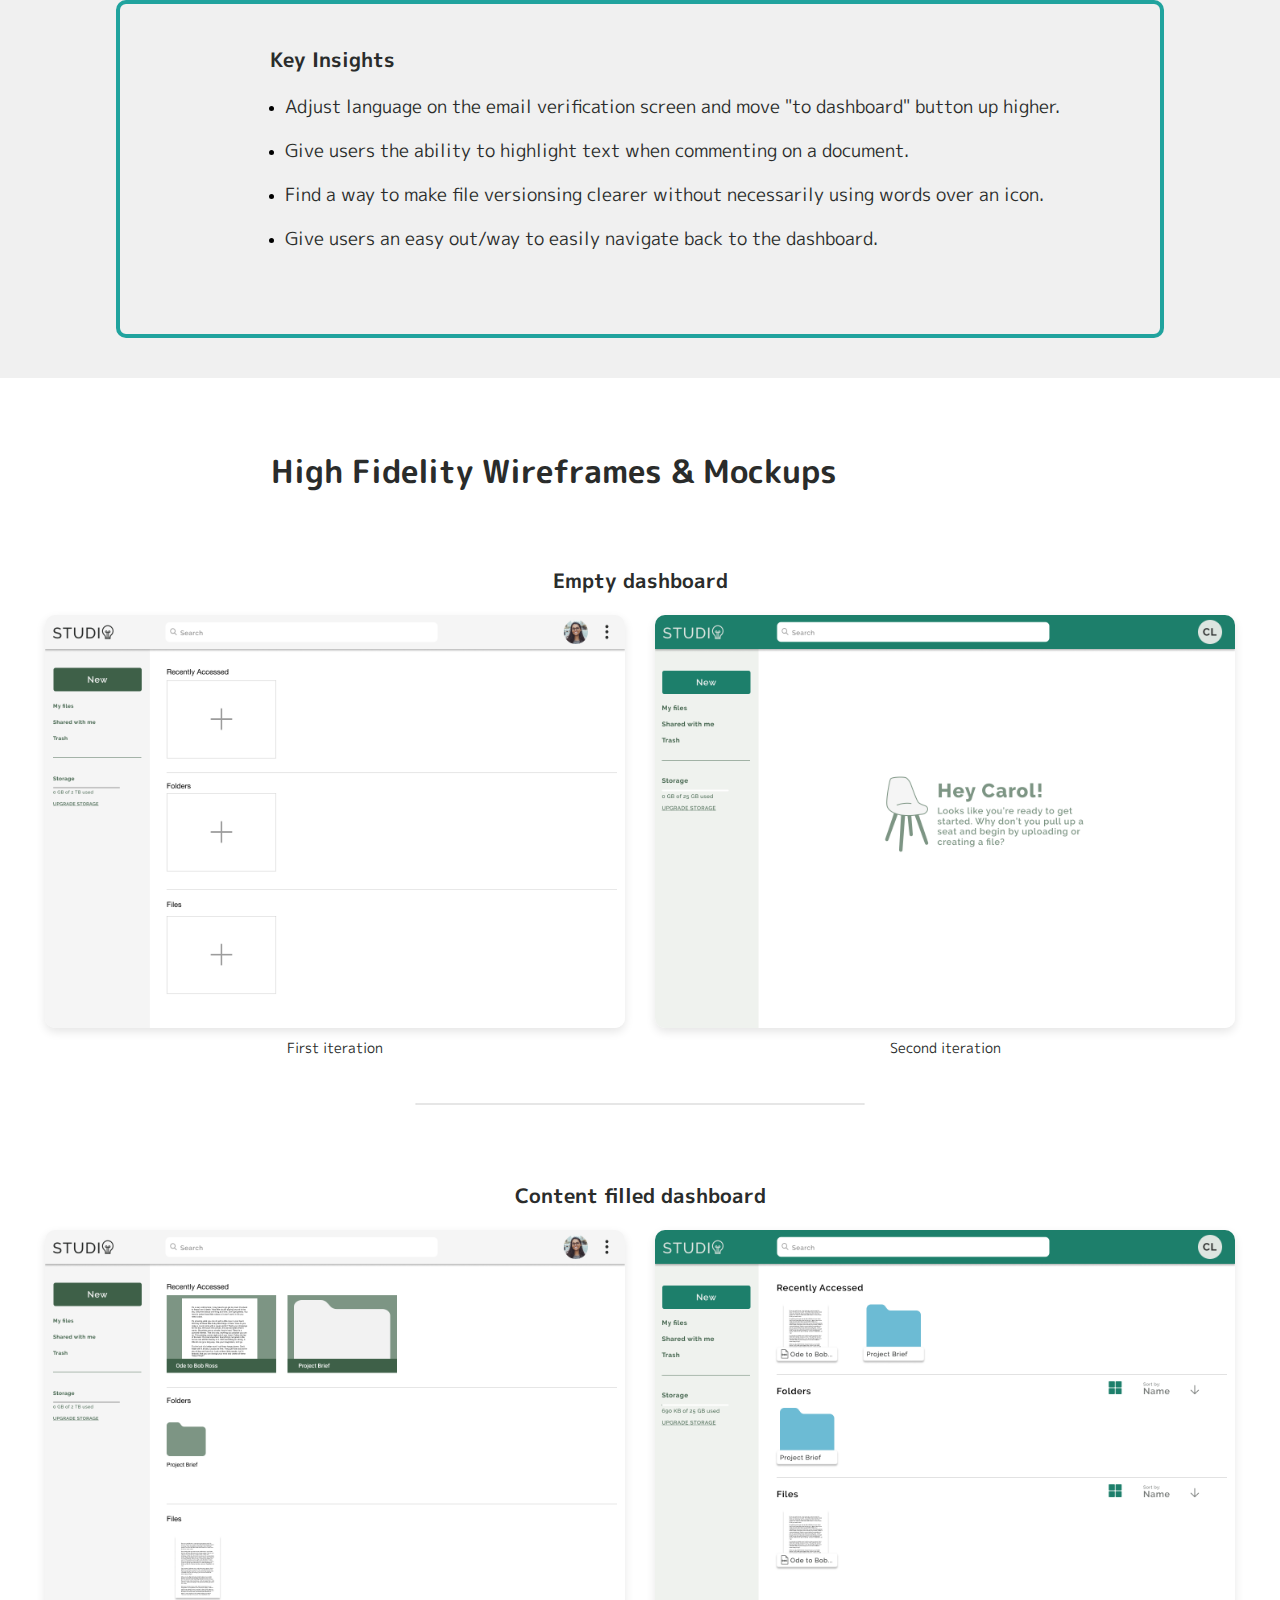
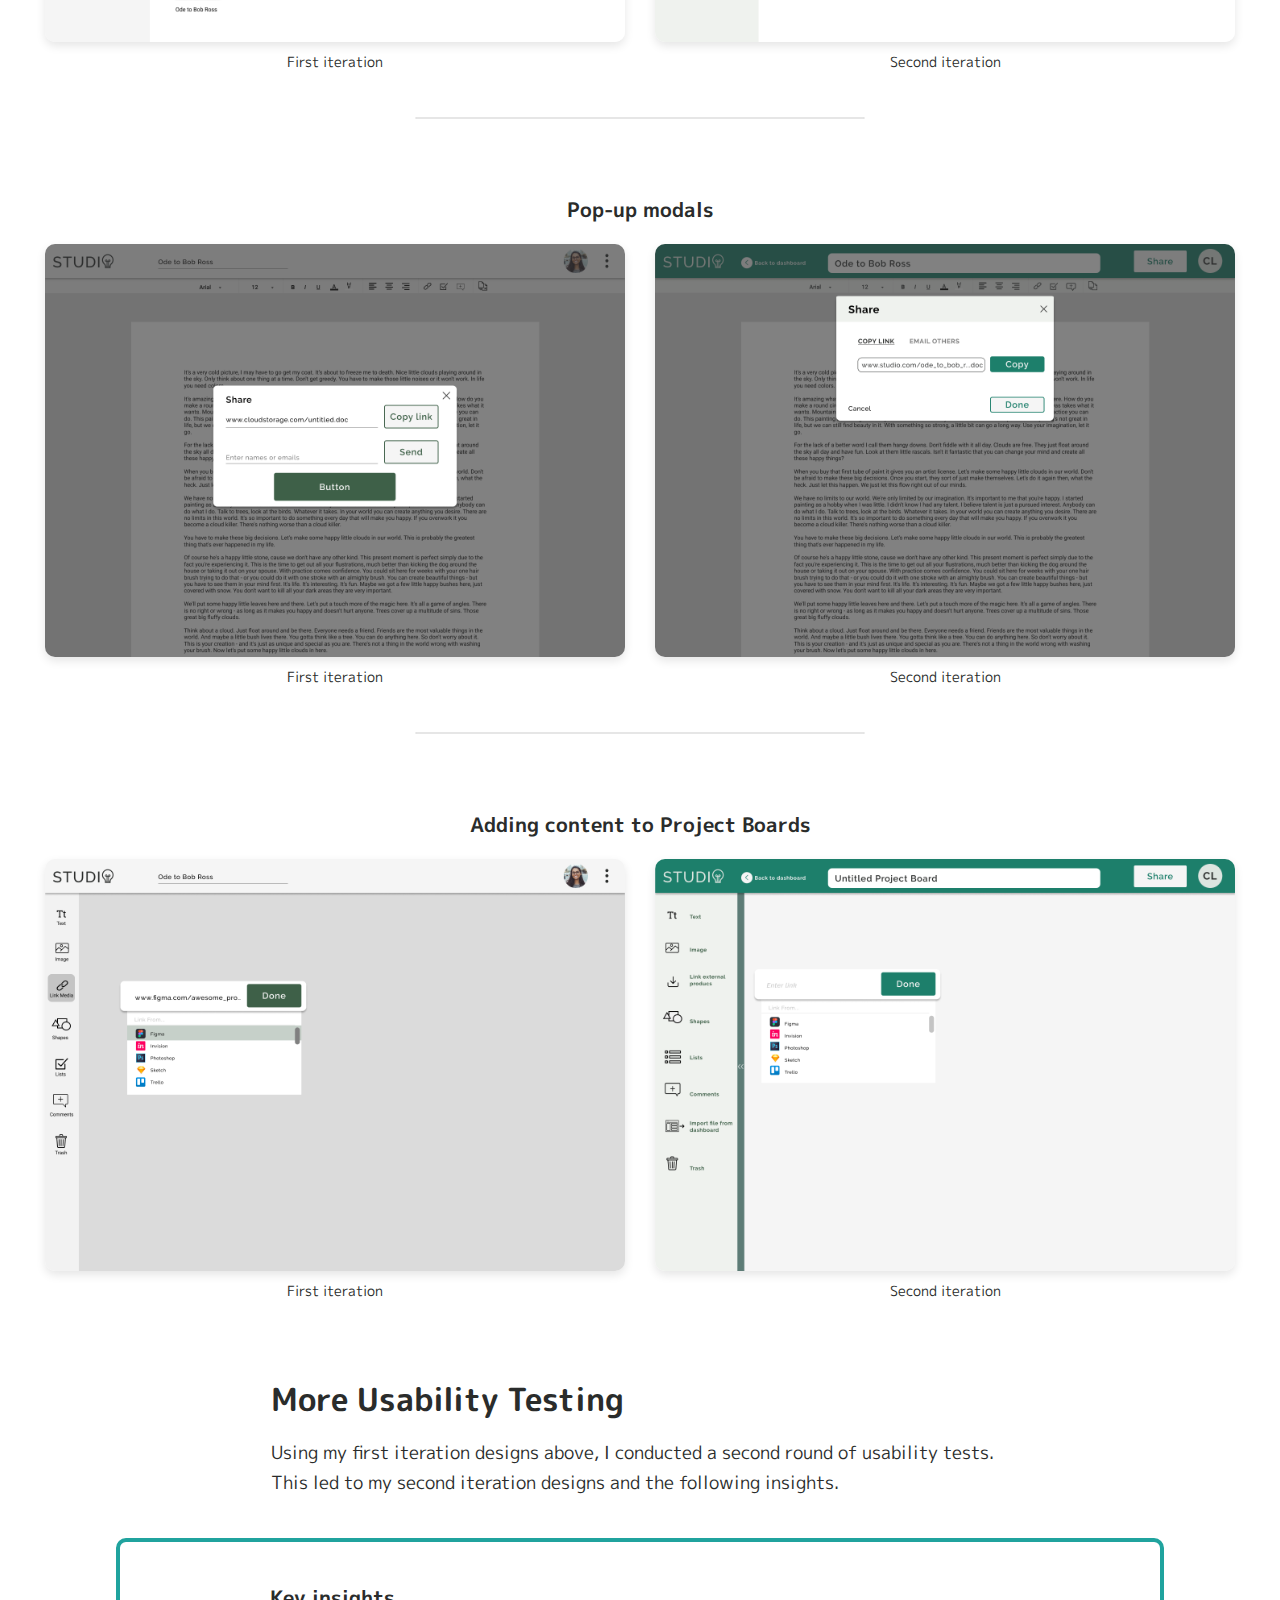
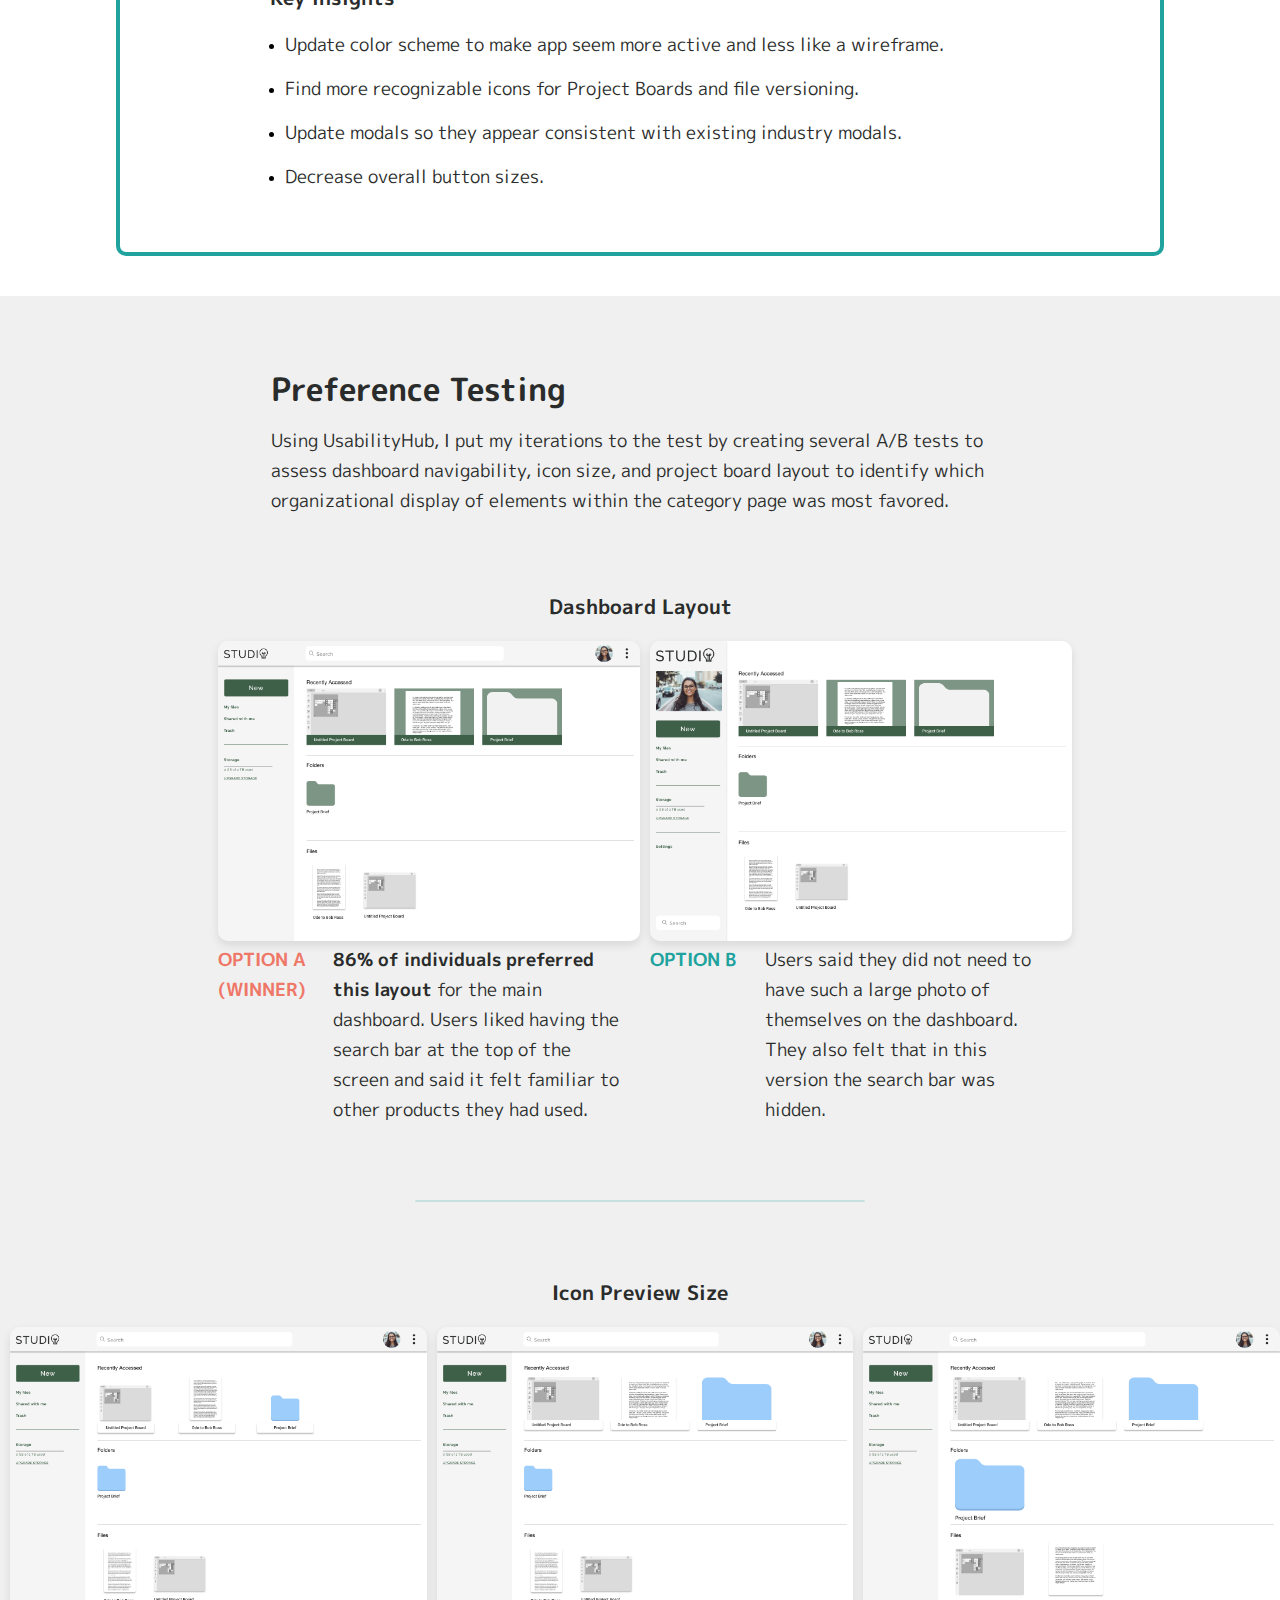
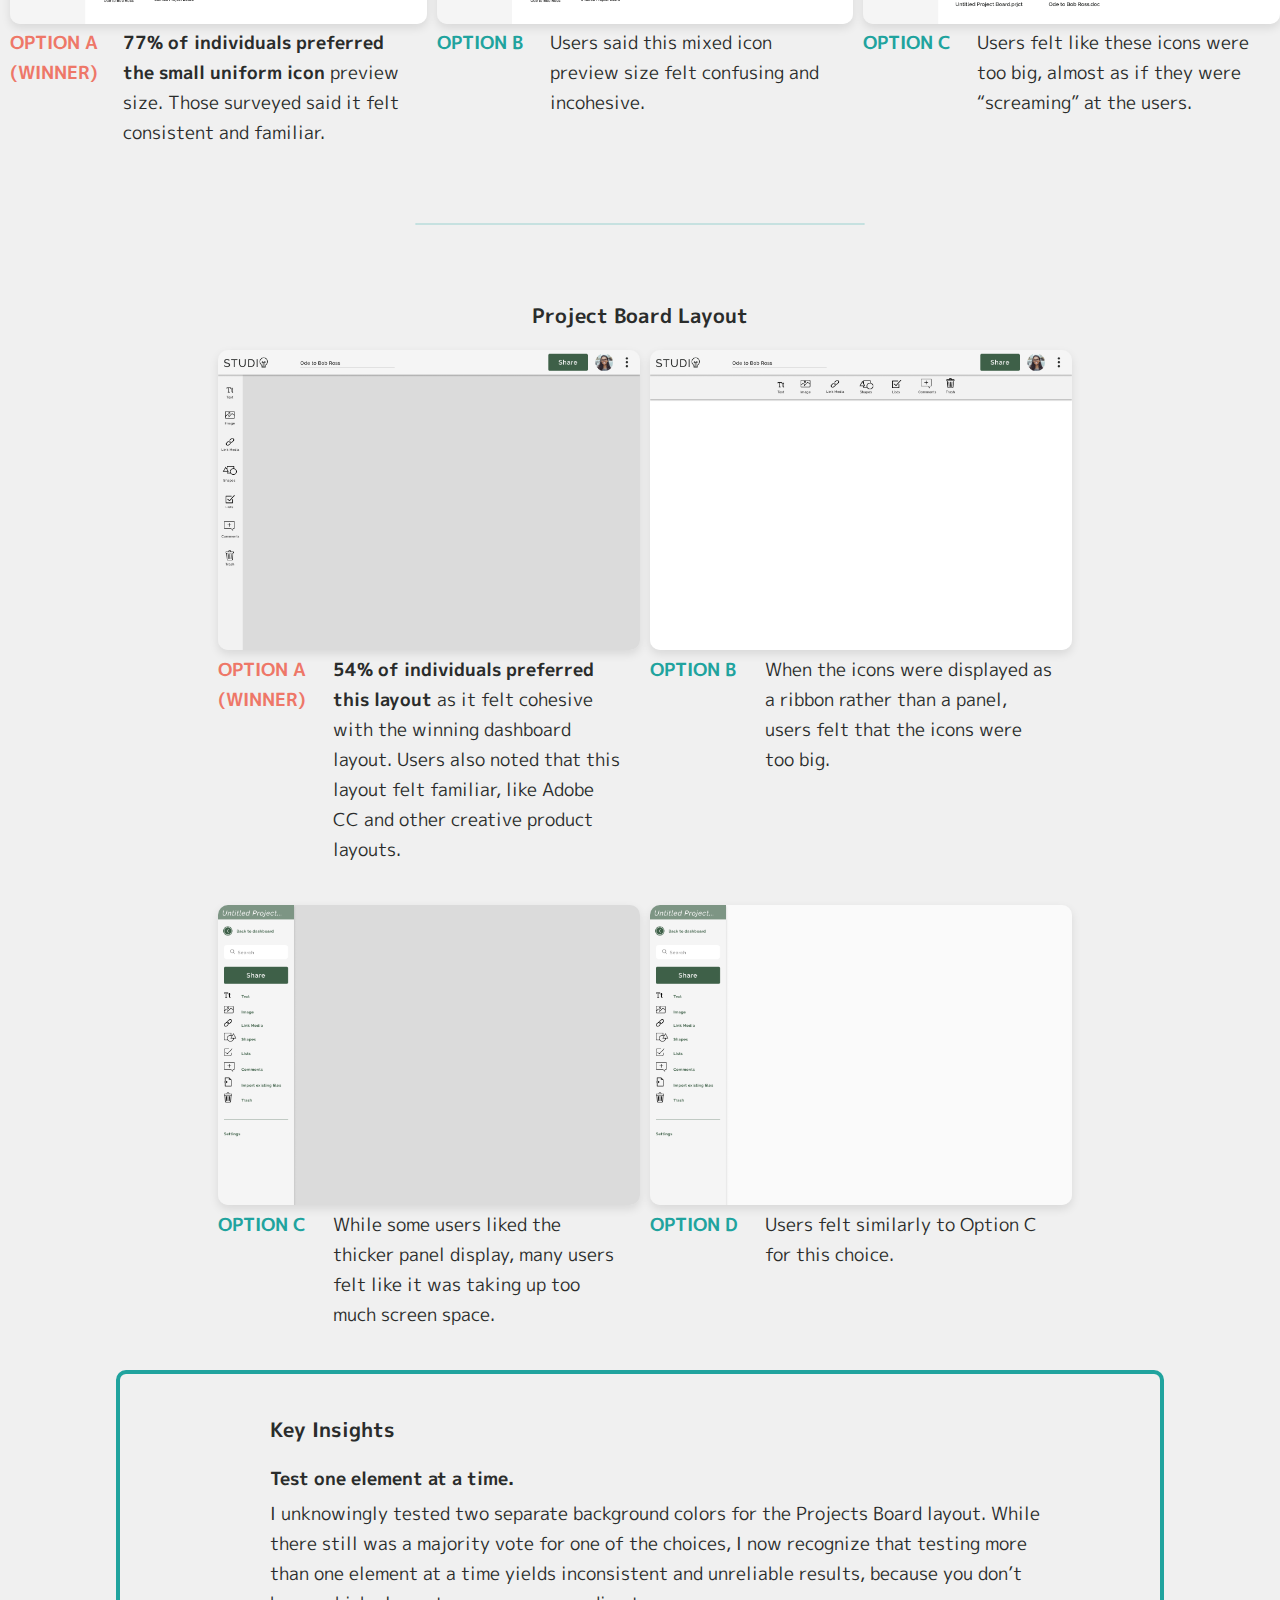
<file: studio.html>
<!DOCTYPE html>
<html>
  <head>
    <title>Studio &bull; Tamara Fedde</title>
    <meta name="viewport" content="width=device-width, initial-scale=1">

  <!-- Custom Styles -->
    <link rel="stylesheet" type="text/css" href="/css/normalize.css">
    <link rel="stylesheet" type="text/css" href="/css/style.css">

  <!-- Google Fonts -->
    <link rel="stylesheet" link href="https://fonts.googleapis.com/css?family=M+PLUS+1p:400,700,800,900|M+PLUS+Rounded+1c:400,700,800,900">

  <!-- Font Awesome -->
     <link rel="stylesheet" href="https://use.fontawesome.com/releases/v5.6.3/css/all.css" integrity="sha384-UHRtZLI+pbxtHCWp1t77Bi1L4ZtiqrqD80Kn4Z8NTSRyMA2Fd33n5dQ8lWUE00s/" crossorigin="anonymous">

  <!-- JQuery Script -->
    <script src="https://ajax.googleapis.com/ajax/libs/jquery/3.3.1/jquery.min.js"></script>
    <script type="text/javascript" src="./js/functions.js"></script>

  <!-- Favicon -->
    <link rel="apple-touch-icon" sizes="72x72" href="/apple-touch-icon.png">
    <link rel="icon" type="image/png" sizes="16x16" href="/favicon.ico">
    <link rel="manifest" href="/site.webmanifest">
    <link rel="mask-icon" href="/safari-pinned-tab.svg" color="#5bbad5">
    <meta name="msapplication-TileColor" content="#da532c">
    <meta name="theme-color" content="#ffffff">

<!-- Global site tag (gtag.js) - Google Analytics -->
    <script async src="https://www.googletagmanager.com/gtag/js?id=UA-133491169-1"></script>
    <script>
      window.dataLayer = window.dataLayer || [];
      function gtag(){dataLayer.push(arguments);}
      gtag('js', new Date());

      gtag('config', 'UA-133491169-1');
    </script>

  </head>
  <body>
    <a href="top"></a>
    <div class="mobile-menu">
      <nav>
          <a href="index.html"><img class="header-logo" src="./images/logo.svg"/></a>
          <a class="tamara-nav-text" href="index.html">Tamara Fedde</a>
        <ul class="nav-links">
          <li><a class="nav-link active" href="index.html">Work</a></li>
          <li><a class="nav-link" href="about.html">About</a></li>
          <li><a class="nav-link" href="contact.html">Contact</a></li>
          <li>
            <div class="resume">
              <img class="pdf" src="./images/pdf3.png"/>
              <a class="nav-link last-nav-link" href="resume.html" target="_blank">Resume</a>
            </div>
        </li>
        </ul>
      </nav>
    </div>
    <header>
<!-- Hamburger Menu Start -->
      <nav class="mobile-menu">
        <ul class="mobile-nav-links">
          <li class="mobile-li"><a class="mobile-nav-link active" href="index.html">Work</a></li>
          <li class="mobile-li"><a class="mobile-nav-link" href="about.html">About</a></li>
          <li class="mobile-li"><a class="mobile-nav-link" href="contact.html">Contact</a></li>
          <li class="mobile-li">
            <div class="mobile-resume">
              <img class="mobile-pdf" src="./images/pdfwhite.png"/>
              <a class="nav-link mobile-last-nav-link" href="./images/tamarafedde-resume.pdf" target="_blank">Resume</a>
            </div>
          </li>
        </ul>
      </nav>
<!-- Hamburger Menu End  -->
      <nav>
        <a href="index.html"><img class="header-logo" src="./images/logo.svg"/></a>
        <a class="tamara-nav-text" href="index.html">Tamara Fedde</a>
        <ul class="nav-links">
          <li><a class="nav-link active" href="index.html">Work</a></li>
          <li><a class="nav-link" href="about.html">About</a></li>
          <li><a class="nav-link" href="contact.html">Contact</a></li>
          <li>
            <div class="resume">
              <img class="pdf" src="./images/pdf3.png"/>
              <a class="nav-link last-nav-link" href="./images/tamarafedde-resume.pdf" target="_blank">Resume</a>
            </div>
        </li>
        </ul>
      </nav>
      <div class="hamburger-icon">
        <div class="mobile-menu-bar bar-one"></div>
        <div class="mobile-menu-bar bar-two"></div>
        <div class="mobile-menu-bar bar-three"></div>
      </div>
    </header>
    <main>
      <div class="studio-header">
        <div class="header-text">
          <h1 class="case-study-header">Studio</h1>
          <p class="case-study-header cs-descriptor">A cloud storage application for designers and creators.</p>
        </div>
        <img class="studio-dash" src="./images/dashboard-all-content.jpg"/>
      </div>
      <div class="studio-body">
        <div class="summary">
          <div class ="text-page-width">
            <h2 class="studio-h-two text-margin">Summary</h2>
            <p class="p-top-margin">STUDIO is cloud storage web application focused on promoting and supporting creativity within the design community. The product provides storage space for users’ work and projects, the ability to share and collaborate with others, as well as a new project layout that provides more fluidity than a regular single page word document, to help inspire and encourage a more intuitive and visual virtual workspace for all design processes.</p>
          </div>
        </div>
        <a class="button margin-center" href="https://www.figma.com/proto/Gh5RkXWWzGVlUeFMNwW4TseO/Hi-Fi-Mockups?node-id=1%3A8&viewport=312%2C337%2C0.0252637&scaling=min-zoom" target="_blank">View prototype</a>
          <div class="project-info margin-center">
            <div class="roles-time">
              <div class="roles"><p class="title summary-title">Roles:</p>
                <ul class="summary-ul">
                  <li><p class="no-margins insights-p">Product Design</p></li>
                  <li><p class="no-margins insights-p">Branding & Identity</p></li>
                </ul>
              </div>
              <div class="timeframe"><p class="title summary-title">Timeframe:</p>
                <ul class="summary-ul">
                  <li><p class="no-margins insights-p">6 weeks</p></li>
                </ul>
              </div>
            </div>
            <div class="deliverables"><p class="title summary-title">Deliverables:</p>
              <ul class="summary-ul">
                <li><p class="no-margins insights-p">User Surveys</p></li>
                <li><p class="no-margins insights-p">User Personas</p></li>
                <li><p class="no-margins insights-p">Competitive Analysis</p></li>
                <li><p class="no-margins insights-p">User Stories</p></li>
                <li><p class="no-margins insights-p">User Flows</p></li>
                <li><p class="no-margins insights-p">Wireframes</p></li>
                <li><p class="no-margins insights-p">Mockups</p></li>
                <li><p class="no-margins insights-p">User Testing</p></li>
                <li><p class="no-margins insights-p">Prototypes</p></li>
                <li><p class="no-margins insights-p">Branding</p></li>
                <li><p class="no-margins insights-p">Design System</p></li>
              </ul>
            </div>
          </div>
          <div class="pro-sol">
            <div class ="text-page-width">
              <div class="problem">
                <h2 class="text-margin">Problem</h2>
                <p class="p-top-margin">I was tasked by a client to reach untapped audiences within the realm of the cloud storage marketplace. The goal was to design a niche product that allowed users to save web content, organize and create content, and upload files, while also considering additional features such as sharing functionality and real-time collaboration on documents.</p>
              </div>
              <div class="solution">
                <h2 class="studio-h-two text-margin">Solution</h2>
                <p class="p-top-margin">STUDIO is a cloud storage app specifically created for designers and creators.  User research found that the biggest existing frustrations for creators were price and storage limitations, followed by file quality limitations and the lack of version control. STUDIO addresses all of these issues, while also performing the essential functions of cloud storage including uploading, organizing, and sharing and collaborating on files. STUDIO’s design evolved over time, sporting a new creative workspace called Project Boards, through multiple iterations based on usability testing as well as feedback from senior designers.</p>
              </div>
            </div>
          </div>
          <div class ="text-page-width">
            <h2 class="studio-h-two text-margin">User Surveys</h2>
            <p class="p-top-margin">To understand how I arrived at my solution, we must start at the beginning — namely, conducting user research. By creating and distributing a user survey, my goal was to find out what users most wanted from a cloud storage platform. The results from the survey would inform the following:</p>
            <ul class="survey-insights"><i>
              <li><p class="text-margin insights-p2"> Who are the people using cloud storage? </p></li>
              <li><p class="text-margin insights-p2">Are users paying for their cloud storage? </p></li>
              <li><p class="text-margin insights-p2">What are the most important features? </p></li>
              <li><p class="text-margin insights-p2">What are their top frustrations?</p></li>
            </i></ul>
          </div>
          <div class="survey-results margin-center">
            <p class="title">Key Insights</p>
              <div class="all-results">
              <div class="result-percent">
                <p class="percentage">93%</p>
                <p class="percentage-p">want the ability to share their work with others.</p>
              </div>
              <div class="result-percent">
                <p class="percentage">80%</p>
                <p class="percentage-p">currently use free cloud storge platforms or the free accounts options.</p>
              </div>
              <div class="result-percent">
                <p class="percentage">80%</p>
                <p class="percentage-p">of users are involved with design work as either a career or hobby.</p>
              </div>
              <div class="result-percent">
                <p class="percentage">73%</p>
                <p class="percentage-p">use only their computer when accessing cloud storage.</p>
              </div>
              <div class="result-percent">
                <p class="percentage">66%</p>
                <p class="percentage-p">want options to create files and content .</p>
              </div>
            </div>
        </div>
          <a class="button" href="https://drive.google.com/drive/folders/1KlJnPejzRpBGcWUtpWCwXFWCHqryPNZW?usp=sharing" target="_blank">View Full Survey & Analysis</a>
          <div class ="text-page-width">
            <h2 class="studio-h-two text-margin">Competitive Analysis</h2>
            <p class="p-top-margin">Next, I decided to see how existing products held up. I analyzed <a class="link" href="https://www.dropbox.com/?landing=dbv2" target="_blank">Dropbox</a>, <a class="link" href= "https://www.google.com/drive/" target="_blank">Google Drive</a>, and <a class="link" href="https://mega.nz/start" target="_blank">Mega</a> and the following findings stood out to me.</p>
          </div>
          <div class="competitive-results margin-center">
            <p class="title boxed-title">Key Insights</p>
            <ul class="insights">
              <li class="boxed-li"><p class="insights-p">More storage space for the free user account.</p></li>
              <li class="boxed-li"><p class="insights-p">Stronger collaboration features.</p></li>
              <li class="boxed-li"><p class="insights-p">Both a professional and creative suite to meet the needs of different user types.</p></li>
              <li class="boxed-li"><p class="insights-p">Seamless and intuitive UI that allows users to move through the platform with ease and simplicity.</p></li>
              <li class="boxed-li"><p class="insights-p">A layout that caters to creative fluidity.</p></li>
            </ul>
          </div>
          <a class="button" href="https://docs.google.com/document/d/1lghq0CO1AyRPYjy5q9I_fxKv9LCx3WWyy6BU8tU_2yM/edit?usp=sharing" target="_blank">View Full Analysis</a>
          <div class="personas">
            <div class="persona-summary">
              <div class ="text-page-width">
                <h2 class="studio-h-two text-margin">User Personas</h2>
                <p class="p-top-margin">After analyzing the data, it was clear that the target audience for the newly proposed cloud storage product would be designers and creators. From there, I was able to breakdown the userbase into two additional categories: hobbyists (or those just starting out) and professionals.</p>
                <p class="second-paragraph">Using data from my survey, I was then able to create tasks for each of the personas, as well as identify points of user frustration.</p>
              </div>
            </div>
            <div class="both-personas">
              <div class="persona-block top">
                <div class="first-persona"></div>
                <div class="persona-text">
                  <p class="title persona-title">Rashel K.</p>
                  <ul class="persona-details">
                    <p class="no-margins"><b>22 years old</b></p>
                    <p class="no-margins">Currently: <b>Student</b></p>
                    <p class="no-margins">Product version: <b>Free</b></p>
                  </ul>
                  <p class="title persona-title">Goals</p>
                  <ul class="persona-goals">
                    <li class="li-persona">Access earlier drafts of specifc articles.</li>
                    <li class="li-persona">Receive direct, annotated feedback on her work from her editor.</li>
                    <li class="li-persona">Find plan big enough, and at the right price, to support all her files.</li>
                  </ul>
                  <p class="title persona-title">Pain Points</p>
                  <ul class="persona-pain">
                    <li class="li-persona">Cloud storage can be expensive for a college student.</li>
                    <li class="li-persona">Cluttered, unorganized layouts can be confusing come submission time.</li>
                  </ul>
                </div>
              </div>
              <div class="persona-block">
                <div class="second-persona"></div>
                <div class="persona-text">
                  <p class="title persona-title">Jack B.</p>
                  <ul class="persona-details">
                    <p class="no-margins"><b>32 years old</b></p>
                    <p class="no-margins">Currently: <b>Sr. UX Designer</b></p>
                    <p class="no-margins">Product version: <b>Paid</b></p>
                  </ul>
                  <p class="title persona-title">Goals</p>
                  <ul class="persona-goals">
                    <li class="li-persona">Check-in on the newer design team staff and offer feedback and guidence on their work.</li>
                    <li class="li-persona">Upload projects files into one convenient location.</li>
                    <li class="li-persona">Share documents and iterations quickly with clients.</li>
                  </ul>
                  <p class="title persona-title">Pain Points</p>
                  <ul class="persona-pain">
                    <li class="li-persona">Working in many different silos can feel inefficient and time-consuming.</li>
                    <li class="li-persona">There’s not always time for in-person collaboration.</li>
                    <li class="li-persona">Not all file types are supported by existing cloudstorage platforms.</li>
                    <li class="li-persona">Platforms aren’t condusive to the design workflow.</li>
                  </ul>
                </div>
              </div>
            </div>
            <a class="button" href="https://drive.google.com/drive/folders/1gbz3CBg83qXCJ8PQOvYsjJSgPXgabxU4?usp=sharing" target="_blank">View Full Personas</a>
          </div>
          <div class ="text-page-width">
            <h2 class="studio-h-two text-margin">User Stories & Flows</h2>
            <p class="p-top-margin">Taking the insights from the user survey as well as the newly created user personas, I created user stories to determine the types of tasks individuals would be looking to complete while using this new product. I then converted the stories into user flows to show how the user can accomplish primary tasks, like the one shown below.</p>
          </div>
          <img class="user-flow margin-center" src="./images/user-flow.png"/>
          <p class="annotation text-center">Flow for accessing and utilizing file versioning feature.</p>
          <div class="two-buttons">
            <a class="button story-flow-button" href="https://drive.google.com/drive/folders/1UVt8X3shZgNsa8nnsLnKgZ9s3C83sNOx?usp=sharing" target="_blank">View All User Flows</a>
            <a class="button story-flow-button" href="https://docs.google.com/spreadsheets/d/13HLedwBDmxBVAa3vzahcpd33li0FKX-DZ0kMElB5Wzo/edit?usp=sharing" target="_blank">View User Stories</a>
          </div>
          <div class="sketchwires">
            <div class="sketchwires-summary">
              <div class ="text-page-width">
                <h2 class="studio-h-two text-margin">Sketches & Low-Fidelity Wirefames</h2>
                <p class="p-top-margin">Next, it was time to bring each user flow to life. I began with a pen and paper and sketched multiple versions of each flow, highlighting different potential layouts. My goal was to produce several quick iterations, that I could then parse through for the best pieces.</p>
                <p class="second-paragraph">Following my sketches, I then created my early rounds of digital wireframes using Figma. For initial inspiration and reference, I looked at the screens for other cloud storage sites like Dropbox, Google Drive, and Mega, to ensure that my designs felt intuitive and easy to navigate, rather than something foreign and complex.</p>
              </div>
            </div>
            <img class="centered-image" src="./images/sketches.jpg"/>
            <p class="annotation margin-center bottom-margin">Homepage, onboarding, and dashboard sketches</p>
            <div class="wireframes">
              <img class="long-wireframe-image" src="./images/wireframe1.png"/>
              <div class="stacked-wireframes">
                <img class="stacked-wireframe-images" src="./images/wireframe2.png"/>
                <img class="stacked-wireframe-images" src="./images/wireframe3.png"/>
              </div>
            </div>
            <p class="annotation margin-center">Homepage, login, and dashboard lo-fidelity wireframes</p>
            <a class="button" href="https://drive.google.com/drive/folders/109WRPu5fJeSRp8yzAHtJrmJPoBTSGeIl?usp=sharing" target="_blank">View All Sketches & Low-Fis</a>
            <div class ="text-page-width">
              <h2 class="studio-h-two text-margin">Usability Testing the Wireframes</h2>
              <p class="p-top-margin">I conducted both in-person and remote usability tests on my completed lo-fidelity wireframes. It was during this testing period that I learned that my site navigation needed to be better defined and some functional aspects needed some tweaking. I then implemented these findings when creating my hi-fidelity mockups.</p>
            </div>
            <div class="wireframe-insights">
              <p class="title boxed-title">Key Insights</p>
              <ul class="insights">
                <li class="boxed-li"><p class="insights-p">Adjust language on the email verification screen and move "to dashboard" button up higher.</p></li>
                <li class="boxed-li"><p class="insights-p">Give users the ability to highlight text when commenting on a document.</p></li>
                <li class="boxed-li"><p class="insights-p">Find a way to make file versionsing clearer without necessarily using words over an icon.</p></li>
                <li class="boxed-li"><p class="insights-p">Give users an easy out/way to easily navigate back to the dashboard.</p></li>
            </div>
          </div>
          <div class ="text-page-width">
            <h2 class="studio-h-two text-margin">High Fidelity Wireframes & Mockups</h2>
          </div>
          <div class="mockups margin-center">
            <p class="title text-center preference-title">Empty dashboard</p>
            <div class="mockup-rows">
              <div class="mockup-images">
                <img class="mockup-image-sizes" src="./images/dash1.png"/>
                <p class="annotation margin-center">First iteration</p>
              </div>
              <div class="mockup-images">
                <img class="mockup-image-sizes" src="./images/dash2.png"/>
                <p class="annotation margin-center">Second iteration</p>
              </div>
            </div>
            <hr>
            <p class="title text-center preference-title">Content filled dashboard</p>
            <div class="mockup-rows">
              <div class="mockup-images">
                <img class="mockup-image-sizes" src="./images/dashfill1.png"/>
                <p class="annotation margin-center">First iteration</p>
              </div>
                <div class="mockup-images">
                  <img class="mockup-image-sizes" src="./images/dashfill2.png"/>
                  <p class="annotation margin-center">Second iteration</p>
                </div>
              </div>
              <hr>
              <p class="title text-center preference-title">Pop-up modals</p>
              <div class="mockup-rows">
                <div class="mockup-images">
                  <img class="mockup-image-sizes" src="./images/modal1.png"/>
                  <p class="annotation margin-center">First iteration</p>
                </div>
                <div class="mockup-images">
                  <img class="mockup-image-sizes" src="./images/modal2.png"/>
                  <p class="annotation margin-center">Second iteration</p>
                </div>
              </div>
              <hr>
              <p class="title text-center preference-title">Adding content to Project Boards</p>
              <div class="mockup-rows">
                <div class="mockup-images">
                  <img class="mockup-image-sizes" src="./images/project1.png"/>
                  <p class="annotation margin-center">First iteration</p>
                </div>
                <div class="mockup-images">
                  <img class="mockup-image-sizes" src="./images/project2.png"/>
                  <p class="annotation margin-center">Second iteration</p>
                </div>
              </div>
          </div>
          <div class ="text-page-width">
            <h2 class="studio-h-two text-margin">More Usability Testing</h2>
            <p class="p-top-margin">Using my first iteration designs above, I conducted a second round of usability tests. This led to my second iteration designs and the following insights.</p>
          </div>
          <div class="more-testing-insights margin-center">
            <p class="title boxed-title">Key insights</p>
            <ul class="insights">
              <li class="boxed-li"><p class="insights-p">Update color scheme to make app seem more active and less like a wireframe.</p></li>
              <li class="boxed-li"><p class="insights-p">Find more recognizable icons for Project Boards and file versioning.</p></li>
              <li class="boxed-li"><p class="insights-p">Update modals so they appear consistent with existing industry modals.</p></li>
              <li class="boxed-li"><p class="insights-p">Decrease overall button sizes.</p></li>
            </ul>
          </div>
          <div class="preference-testing">
            <div class ="text-page-width">
              <h2 class="studio-h-two text-margin h-two-nomarg">Preference Testing</h2>
              <p class="text-margin">Using UsabilityHub, I put my iterations to the test by creating several A/B tests to assess dashboard navigability, icon size, and project board layout to identify which organizational display of elements within the category page was most favored.</p>
            </div>
            <div>
              <p class="title text-center preference-title">Dashboard Layout</p>
              <div class="test-one">
                <div class="preference-group">
                  <image class="preference-pic" src="./images/preference1-1.png"/>
                  <div class="preference-text">
                    <div class="blue-results">
                      <p class="pink-title">Option A</p>
                      <p class="pink-title">(Winner)</p>
                    </div>
                    <p class="preference-analysis"><strong>86% of individuals preferred this layout </strong>for the main dashboard. Users liked having the search bar at the top of the screen and said it felt familiar to other products they had used.</p>
                  </div>
                </div>
                <div class="preference-group">
                  <image class="preference-pic" src="./images/preference1-2.png"/>
                  <div class="preference-text">
                    <p class="blue-title">Option B</p>
                    <p class="preference-analysis">Users said they did not need to have such a large photo of themselves on the dashboard. They also felt that in this version the search bar was hidden.</p>
                  </div>
                </div>
              </div>
              <hr class="blue-line">
              <p class="title text-center preference-title">Icon Preview Size</p>
              <div class="test-two">
                <div class="preference-group">
                  <image class="preference-pic" src="./images/preference2-1.png"/>
                  <div class="preference-text">
                    <div class="blue-results">
                      <p class="pink-title">Option A</p>
                      <p class="pink-title">(Winner)</p>
                  </div>
                    <p class="preference-analysis"><strong>77% of individuals preferred the small uniform icon</strong> preview size. Those surveyed said it felt consistent and familiar.</p>
                  </div>
                </div>
                <div class="preference-group">
                  <image class="preference-pic" src="./images/preference2-2.png"/>
                  <div class="preference-text">
                    <p class="blue-title">Option B</p>
                    <p class="preference-analysis">Users said this mixed icon preview size felt confusing and incohesive.</p>
                  </div>
                </div>
                <div class="preference-group">
                  <image class="preference-pic" src="./images/preference2-3.png"/>
                  <div class="preference-text">
                    <p class="blue-title">Option C</p>
                    <p class="preference-analysis">Users felt like these icons were too big, almost as if they were “screaming” at the users.</p>
                  </div>
                </div>
              </div>
              <hr class="blue-line">
              <p class="title text-center preference-title">Project Board Layout</p>
              <div class="test-three">
                <div class="pref-three-row">
                  <div class="preference-group">
                    <image class="preference-pic" src="./images/preference3-1.png"/>
                    <div class="preference-text">
                      <div class="blue-results">
                        <p class="pink-title">Option A</p>
                        <p class="pink-title">(Winner)</p>
                      </div>
                      <p class="preference-analysis"><strong>54% of individuals preferred this layout</strong> as it felt cohesive with the winning dashboard layout. Users also noted that this layout felt familiar, like Adobe CC and other creative product layouts.</p>
                    </div>
                  </div>
                <div class="preference-group">
                  <image class="preference-pic" src="./images/preference3-2.png"/>
                  <div class="preference-text">
                    <p class="blue-title">Option B</p>
                    <p class="preference-analysis">When the icons were displayed as a ribbon rather than a panel, users felt that the icons were too big.</p>
                  </div>
                </div>
              </div>
              <div class="pref-three-row">
                <div class="preference-group">
                  <image class="preference-pic" src="./images/preference3-3.png"/>
                  <div class="preference-text">
                    <p class="blue-title">Option C</p>
                    <p class="preference-analysis">While some users liked the thicker panel display, many users felt like it was taking up too much screen space.</p>
                  </div>
                </div>
                <div class="preference-group">
                  <image class="preference-pic" src="./images/preference3-4.png"/>
                  <div class="preference-text">
                    <p class="blue-title">Option D</p>
                    <p class="preference-analysis">Users felt similarly to Option C for this choice.</p>
                  </div>
                </div>
              </div>
            </div>
              <div class="preference-insights margin-center">
                <p class="title boxed-title">Key Insights</p>
                <p class="underline boxed-title">Test one element at a time.</p>
                <p class="boxed-title preference-marg">I unknowingly tested two separate background colors for the Projects Board layout. While there still was a majority vote for one of the choices, I now recognize that testing more than one element at a time yields inconsistent and unreliable results, because you don’t know which element users are responding to.</p>
                <p class="underline boxed-title">Continuity is key.</p>
                <p class="boxed-title preference-marg">Users want consistent designs throughout their products. While layouts for different pages don’t have to be identical, users want to be able to see that they are still within the same product as they navigate through the different pages.</p>
                <p class="underline boxed-title">Listen users, then watch how they perform with their given choice.</p>
                <p class="boxed-title preference-marg">This was an especially interesting insight for me. When I was preference testing the Project Board layout users stated one thing (that they wanted a skinny tool panel), but said another when actually navigating the product in a round of usability testing. New users didn’t always know what certain icons meant and wanted longer explanatory/labeling text. This, in turn, made the icon panel much bigger than users in the preference test wanted. However, this is when I decided to create an expandable icon panel. Newbies could expand the panel to read what each icon was, but more seasoned users could collapse the panel so it didn’t take up as much of their workspace. </p>
              </div>
            </div>
          </div>
          <div class ="text-page-width">
            <h2 class="studio-h-two text-margin">Branding</h2>
            <p class="p-top-margin">Since I knew I was designing a space for creators, I started with a mindmap to help parse through the different ideas surrounding creativity and design. Eventually, I settled on “studio” since it literally means a room where an artist or creator works. Most designers have a physical office or studio, so why shouldn’t they have a virtual one too?  I did more pen and paper sketches focusing on typical objects found in a studio: lightbulbs, desks, chairs, mugs, etc. I settled on a lightbulb as a lit lightbulb often symbolizes a new idea.</p>
            <p class="second-paragraph">I then created a mood board to help me visualize the type of design I wanted the product to have. I knew the space I was creating was not only a place to house a user’s work but was also supposed to be a space that inspires and encourages creativity. From here, I was able to choose the color theme for STUDIO and finalize the logo.</p>
          </div>
          <div class="logo-sketches">
            <div class="logo-sketch-div">
              <img class="logo-img" src="./images/logo-sketches.png"/>
            </div>
            <div class="logo-sketch-div">
              <img class="logo-img" src="./images/logo-sketches2.png"/>
            </div>
            <div class="logo-sketch-div">
              <img class="logo-img" src="./images/logo-sketches3.png"/>
            </div>
          </div>
          <p class="annotation text-center">Initial logo sketches</p>
          <div class="final-logos">
            <div class="logos">
              <img class="final-img" src="./images/studio-dark.png"/>
              <p class="annotation logo-annotation">STUDIO dark theme</p>
            </div>
            <div class="logos">
              <img class="final-img" src="./images/studio-white.jpg"/>
              <p class="annotation logo-annotation">STUDIO white theme</p>
            </div>
          </div>
          <a class="button" href="https://www.figma.com/proto/VtfTLojukOFK9T4AU5EC0m5p/Style-and-Brading-Guide?node-id=0%3A1&viewport=-1481%2C233%2C0.57844&scaling=min-zoom" target="_blank">View Branding Guide</a>
          <div class="takeaways">
            <div class ="text-page-width">
              <h2 class="studio-h-two text-margin h-two-nomarg">What I Learned</h2>
              <p class="underline p-top-margin">Familiar icons = happy users</p>
              <p class="second-paragraph">During the scope of this project, I learned just how important it is to follow design conventions and use icons that users are familiar with. Users loved the idea of Project Boards and linking external media, but none of them knew how to go about the process. This was a great opportunity for me to learn that if a feature is new, then the process of accessing that feature needs to be as familiar and as intuitive as possible to ensure that users actually utilize it.</p>
              <p class="underline text-margin">MVPs and scope creep</p>
              <p class="second-paragraph">I also learned a lot about managing scope creep during this process. The project brief included a lot of potential features that didn’t actually end up in the final product. Had I focused in too soon after receiving the project brief, I would have been creating a product that was too big for the scope — not to mention, one that would be underutilized by users. This was a good reminder to wait for research and results before acting.</p>
              <a class="button final-button" href="https://www.figma.com/proto/Gh5RkXWWzGVlUeFMNwW4TseO/Hi-Fi-Mockups?node-id=1%3A8&viewport=312%2C337%2C0.0252637&scaling=min-zoom" target="_blank">View Prototype</a>
            </div>
          </div>
          <div class="cta">
            <h3>I’m currently looking for a <span class="blue">UX position.</span></h3>
            <h3>Want to see if I’d be a good fit at your company?</h3>
            <a class="button" href="contact.html">Get in touch</a>
            <a class="back-to-top" href="#top">Back to top</a>
          </div>
        </div>
    </main>
    <footer>
      <div class="social">
       <ul class="social-links">
         <li>
           <a href="https://www.linkedin.com/in/tamarafedde/" target="_blank"><img class="social-link first-link" src="./images/linkedin.png"/></a>
         </li>
         <li>
           <a href="https://github.com/TamaraLong" target="_blank"><img class="social-link" src="./images/github.png"/></a>
         </li>
         <li>
           <a href="https://www.instagram.com/tamara.fedde" target="_blank"><img class="social-link" src="./images/instagram.png"/></a>
         </li>
         <li>
           <a href="https://twitter.com/TamaraFedde" target="_blank"><img class="social-link" src="./images/twitter.png"/></a>
         </li>
       </ul>
     </div>
     <div class="copywright">
      <p class="designed-by">&copy; 2019 &bull; Designed and Developed by Tamara Fedde</p>
     </div>
   </footer>
  </body>
</html>
</file>
<file: css/style.css>
/* font-family: 'M PLUS 1p', sans-serif;
font-family: 'M PLUS Rounded 1c', sans-serif; */

html {
  height: 100%;
}

body {
  min-height: 100%;
}

/* Utility Classes */

.margin-center {
  margin: 0 auto;
}

.flex-center {
  display: flex;
  justify-content: center;
  align-items: center;
}

.p-top-margin {
  margin-top: 20px;
}

/* .second-paragraph {
  margin: 16px 350px 20px 350px;
} */

.text-center {
  text-align: center;
}

/* typography */

.blue {
  color: #20a39e;
  font-weight: bolder;
}

h1 {
  color: #2a2c2b;
  font-family: 'M PLUS Rounded 1c', sans-serif;
  font-size: 48px;
  margin: 0;
}

h2 {
  color: #2a2c2b;
  font-family: 'M PLUS Rounded 1c', sans-serif;
  font-size: 32px;
  font-weight: bold;
  margin: 0;
}

h3 {
  color: #2a2c2b;
  font-family: 'M PLUS 1p', sans-serif;
  font-size: 28px;
  font-weight: bolder;
  margin: 0;
}

p {
  color: #2a2c2b;
  font-family: 'M PLUS 1p', sans-serif;
  font-size: 18px;
  line-height: 30px;
}

.annotation {
  font-size: 14px;
  margin-top: 5px;
}

/* structure */

/* nav bar */

nav {
  align-items: center;
  border-bottom: 4px solid #00b3ac;
  display: flex;
  height: 65px;
  justify-content: center;
  width: 100%;
}

.header-logo {
  height: 42px;
  margin-left: 150px;
  width: 40px;
}

.nav-text {
  color: #2a2c2b;
  font-family: 'M PLUS 1p', sans-serif;
  font-size: 18px;
  font-weight: bold;
  line-height: 35px;
  text-decoration: none;
}

.nav-text:hover {
  color: #ee7768;
}

.tamara-nav-text {
  color: #2a2c2b;
  font-family: 'M PLUS 1p', sans-serif;
  font-size: 18px;
  font-weight: bold;
  line-height: 35px;
  text-decoration: none;
}

.nav-links {
  display: flex;
  list-style-type: none;
  margin-left: auto;
}

.nav-link {
  color: #2a2c2b;
  font-family: 'M PLUS 1p', sans-serif;
  font-size: 18px;
  font-weight: bold;
  line-height: 35px;
  margin-left: 55px;
  text-decoration: none;
}

.nav-link:hover {
  color: #ee7768;
}

.nav-link.active {
  color: #ee7768;
}

.last-nav-link {
  margin-left: 5px;
  padding-right: 150px;
}

.resume {
  display: flex;
  align-items: center;
}

.pdf {
  height: 27px;
  margin-bottom: -5px;
  margin-left: 55px;
  width: 22px;
}

/* Hero section */

.hero-section {
  background-image: url("/images/geometry.png");
}

.header-text {
  display: flex;
  flex-direction: column;
  justify-content: center;
  align-items: center;
}

.main-logo {
  display: block;
  height: 120px;
  margin: 0 auto;
  padding: 100px 0 30px 0;
  width: 116px;
}

.hero {
  font-size: 58px;
  font-weight: normal;
  margin-bottom: 10px;
  text-align: center;
}

.hero-2 {
  font-weight: normal;
  margin-bottom: 70px;
  text-align: center;
}

.hero-3 {
  font-size: 26px;
  font-weight: lighter;
  padding: 50px 0 110px 0;
  text-align: center;
}

.camera {
  margin-left: 5px;
  margin-bottom: -4px;
  width: 40px;
}

/* Project Space */

.project-background {
  align-items: center;
  background-color: #20a39e;
  display: flex;
  height: 700px;
  justify-content: space-evenly;
}

.sp.project-background {
  background-color: #20A37B;
}

.project-text {
  max-width: 350px;
}

.h-two-white-label {
  color: #fffefc;
  font-size: 42px;
  font-weight: bolder;
  margin: 10px 0 10px 0;
}

.white-label {
  color: #fffefc;
  font-weight: bold;
  margin: 0;
}

.white-label-paragraph {
  color: #fffefc;
  line-height: 22px;
  margin: 0;
}

.sp-white-label {
  color: #d2faee;
  line-height: 22px;
  margin: 0;
}

.white-label-paragraph:first-child {
  color: #adfbf8;
  text-transform: uppercase;
}


.project-image {
  border-radius: 10px;
  box-shadow: 0 4px 10px rgba(0, 0, 0, 0.1);
  height: 578px;
  width: 813px;
}

.ios.project-image {
  box-shadow: none;
}

.case-study-button {
  border-top: 2px solid #fffefc;
  border-right: 2px solid #fffefc;
  border-bottom: 2px solid #fffefc;
  border-left: 2px solid #fffefc;
  border-radius: 10px;
  display: inline-block;
  font-family: 'M PLUS 1p', sans-serif;
  font-weight: bold;
  margin: 40px 0;
  padding: 20px 60px;
  text-decoration: none;
  text-transform: uppercase;
}

.case-study-button:hover {
  background: #fffefc;
  box-shadow: 0 8px 15px rgba(0, 0, 0, 0.1);
  color: #20a39e;
  transition: 0.5s;
}

/* Call to action */

.cta {
  align-items: center;
  background-image: url("/images/geometry.png");
  display: flex;
  flex-direction: column;
  justify-content: center;
  padding: 100px 0;
}

.cta-text {
  font-family: 'M PLUS Rounded 1c', sans-serif;
  font-weight: normal;
  max-width: 840px;
  text-align: center;
}

.button {
  background-color: #ee7768;
  border-radius: 10px;
  color: #fffefc;
  display: block;
  font-family: 'M PLUS 1p', sans-serif;
  font-weight: bold;
  margin: 40px auto;
  padding: 25px 35px;
  text-align: center;
  text-decoration: none;
  text-transform: uppercase;
  width: 25%;
}

.final-button {
  width: 50%;
}

.button:hover {
  background-color: #ec6959;
  box-shadow: 0 10px 10px rgba(0, 0, 0, 0.1);
  transition: 0.5s;
}

/* Footer */
footer {
  align-items: center;
  background-color: #f0f0f0;
  display: flex;
  height: 120px;
  justify-content: space-between;
}

.social-links {
  display: flex;
  list-style-type: none;
  margin-left: 150px;
}

.social-link {
  height: 35px;
  margin-right: 15px;
  width: 35px;
}

.designed-by {
  display: inline;
}

.copywright {
  font-weight: bold;
  margin-right: 150px;
}

.c-symbol {
  display: inline;
  height: 20px;
  margin-right: 10px;
  vertical-align: text-bottom;
  width: 20px;
}

/******** About Page ********/

.about {
  margin: 0 auto;
}

.about-hero {
  align-items: center;
  display: flex;
  justify-content: center;
  padding: 100px 200px;
}

.tampic {
  border-radius: 10px;
  box-shadow: 0 4px 10px rgba(0, 0, 0, 0.1);
  height: initial;
  margin-right: 45px;
  width: 384px;
}

.about-h-one {
  font-weight: normal;
  max-width: 525px;
}

.about-body {
  align-items: center;
  display: flex;
  flex-direction: column;
  padding: 70px 350px;
}

.about-body h2 {
  margin-bottom: 40px;
}

.tldr {
  margin-bottom: 70px;
}

.bold {
  font-family: 'M PLUS 1p', sans-serif;
  font-size: 18px;
  font-weight: bold;
  line-height: 30px;
  margin: 0;
}

.about-margins {
  margin: 15px 0 40px 0;
}

.about-ol {
  counter-reset: my-awesome-counter;
  list-style: none;
  margin-top: 15px;
  padding-left: 0;
}

.about-ol li {
  counter-increment: my-awesome-counter;
}

.about-ol li::before {
  content: counter(my-awesome-counter) ". ";
  color: #2a2c2b;
  font-family: 'M PLUS 1p', sans-serif;
  font-size: 18px;
  font-weight: bold;
}

.poetry {
  margin-bottom: 50px;
}

.nonprofit {
  margin-bottom: 50px;
}

.bloc {
  margin-bottom: 50px;
}

/******** Contact Page ********/

.contact-background {
  background-image: url("/images/geometry.png");
  min-height: calc(100vh - 189px);
}

.h-one-contact {
  padding: 75px 0 10px 0;
}

.h-two-contact {
  font-weight: normal;
  margin: 0 auto 40px auto;
  max-width: 625px;
  text-align: center;
}

.container {
  margin: 0 auto;
  max-width: 500px;
  width: 40%;
}

.formfield {
  align-items: center;
  display: flex;
  justify-content: center;
  flex-direction: column;
}

label {
  color: #20a39e;
  font-family: 'M PLUS 1p', sans-serif;
  font-size: 20px;
  font-weight: bolder;
  text-align: left;
}

input {
  border: 0 solid #dadada;
  border-radius: 10px;
  box-shadow: 0 4px 10px rgba(0, 0, 0, 0.1);
  font-family: 'M PLUS 1p', sans-serif;
  height: 35px;
  margin-bottom: 20px;
  margin-top: 10px;
  padding: 10px 15px;
  resize: none;
  width: 100%;
}

textarea {
  border: 0 solid #dadada;
  border-radius: 10px;
  box-shadow: 0 10px 10px rgba(0, 0, 0, 0.1);
  font-family: 'M PLUS 1p', sans-serif;
  margin-top: 10px;
  resize: none;
  padding: 15px;
  width: 100%;
}

.contact-button {
  background-color: #ee7768;
  border: 0;
  border-radius: 10px;
  color: #fffefc;
  display: block;
  font-family: 'M PLUS 1p', sans-serif;
  font-weight: bold;
  line-height: 0;
  margin: 40px 500px;
  padding: 30px 35px;
  resize: none;
  text-decoration: none;
  text-transform: uppercase;
}

.contact-button:hover {
  background-color: #ec6959;
  box-shadow: 0 10px 10px rgba(0, 0, 0, 0.1);
}

/******** Studio Case Study ********/

.studio-header {
  background: #20a39e;
  height: 690px;
  overflow: visible;
  padding-top: 75px;
}

.sp-header {
  background: #20a37b;
  height: 650px;
  overflow: visible;
  padding-top: 75px;
}

.case-study-header {
  color: #fffefc;
  text-align: center;
}

.cs-descriptor {
  margin: 5px 0 35px 0;
}

.studio-dash {
  border-radius: 10px;
  box-shadow: 0 4px 10px rgba(0, 0, 0, 0.3);
  display: block;
  height: 636px;
  margin: 0 auto;
  width: 894px;
}

.sp-dash {
  border-radius: 10px;
  display: block;
  max-height: 636px;
  margin: 0 auto;
  max-width: 894px;
  width: 100%;
  height: auto;
}

.studio-body {
  padding-top: 150px;
}

/* Summary Section */

.studio-h-two {
  margin-top: 75px;
}

.project-info {
  display: flex;
  justify-content: center;
  margin-bottom: 75px;
  padding: 30px 100px;
  width: 840px;
}

.roles,
.timeframe {
  border-radius: 10px;
  box-shadow: 0 4px 10px rgba(0, 0, 0, 0.1);
  height: 28%;
  padding: 40px 30px;
}

.timeframe {
  margin-top: 15px;
}

.sp-boxes {
  padding: 40px 30px 30px 30px;
}

.deliverables {
  border-radius: 10px;
  box-shadow: 0 4px 10px rgba(0, 0, 0, 0.1);
  margin-left: 15px;
  padding: 40px 30px 40px 30px;
}

.summary-title {
  color: #20a39e;
  margin-bottom: 5px;
}

.summary-ul {
  display: block;
  list-style-type: none;
  margin: 0;
  padding: 0;
}

ol {
  color: #2a2c2b;
  font-family: 'M PLUS 1p', sans-serif;
  font-size: 18px;
  line-height: 30px;
}

.title {
  font-size: 20px;
  font-weight: bold;
  margin-top: 0;
}

.pro-sol {
  background: #f0f0f0;
  padding: 75px 0;
}

.text-page-width {
  margin: 0 auto;
  max-width: 739px;
}

/* User Survey Section */

.survey-results {
  align-items: center;
  border: 4px solid #20a39e;
  border-radius: 10px;
  display: flex;
  flex-direction: column;
  justify-content: space-evenly;
  margin: 40px auto;
  padding: 40px 85px;
  width: 840px;
}

.all-results {
  align-items: baseline;
  display: flex;
  justify-content: space-between;
}

.result-percent {
  display: flex;
  flex-direction: column;
  margin: 0 20px;
}

.percentage {
  color: #20a39e;
  font-family: 'M PLUS 1p', sans-serif;
  font-size: 64px;
  font-weight: bolder;
  margin: 30px auto 15px auto;
}

.percentage-p {
  line-height: 26px;
}

.insights-p {
  line-height: 26px;
}

.insights-p2 {
  font-size: 22px;
  font-weight: bold;
  line-height: 22px;
}

.survey-insights {
  list-style-type: none;
  padding: 0;
  margin: 30px 0;
  text-align: left;
}

.sp.survey-insights {
  list-style-type: initial !important;
  font-style: italic;
  padding: 0 40px;
}

.frustrations {
  margin: 50px 0 10px 0;
}

/* Competitive Analysis Section */

.competitive-results {
  border: 4px solid #20a39e;
  border-radius: 10px;
  height: 250px;
  margin: 40px auto;
  padding: 40px 100px;
  width: 840px;
}

.sp-comp {
  max-width: 700px;
  width: 700px;
}

.insights {
  display: block;
  margin-left: 0;
  padding: 0;
}

.boxed-title {
  margin-left: 50px;
}

.boxed-li {
  margin-left: 65px;
}

.link {
  color: #ee7768;
  font-family: 'M PLUS 1p', sans-serif;
  font-size: 18px;
  font-weight: bold;
  text-decoration: none;
}

.link:hover {
  color: #ec6959;
  text-shadow: 0 8px 15px rgba(0, 0, 0, 0.09);
}

/* Personas Sections */

.personas {
  background-color: #f0f0f0;
  display: flex;
  flex-direction: column;
}

.both-personas {
  display: flex;
  justify-content: center;
}

.persona-block {
  background: #fffefc;
  border-radius: 10px;
  box-shadow: 0 4px 10px rgba(0, 0, 0, 0.1);
  margin: 0 5px;
  max-width: 475px;
  width: 28%;
}

.first-persona {
  background-image: url(/images/persona1.jpg);
  background-size: cover;
  background-position: center center;
  background-repeat: no-repeat;
  border-top-left-radius: 10px;
  border-top-right-radius: 10px;
  height: 250px;
  width: 100%;
}

.second-persona {
  background-image: url(/images/persona2.jpg);
  background-size: cover;
  background-position: center center;
  background-repeat: no-repeat;
  border-top-left-radius: 10px;
  border-top-right-radius: 10px;
  height: 250px;
  width: 100%;
}

.sp-firstpersona {
  background-image: url(/images/amberlocke.jpg);
  background-size: cover;
  background-position: center center;
  background-repeat: no-repeat;
  border-top-left-radius: 10px;
  border-top-right-radius: 10px;
  height: 250px;
  width: 100%;
}

.sp-secondpersona {
  background-image: url(/images/davidwinn.jpg);
  background-size: cover;
  background-position: center center;
  background-repeat: no-repeat;
  border-top-left-radius: 10px;
  border-top-right-radius: 10px;
  height: 250px;
  width: 100%;
}

.sp-thirdpersona {
  background-image: url(/images/kiraholiday.jpg);
  background-size: cover;
  background-position: center center;
  background-repeat: no-repeat;
  border-top-left-radius: 10px;
  border-top-right-radius: 10px;
  height: 250px;
  width: 100%;
}

.persona-title {
  margin: 35px 0 0 0;
}

.persona-text {
  padding: 15px;
}

.persona-title:first-child {
  font-size: 30px;
  font-weight: normal;
  margin: 0 0 20px 0;
}

.sp-personatitle {
  font-size: 30px;
  font-weight: normal;
  margin: 0 0 0 0;
}

.li-persona {
  color: #2a2c2b;
  font-family: 'M PLUS 1p', sans-serif;
  font-size: 18px;
  line-height: 30px;
  margin: 8px 0;
}

.persona-details {
  padding: 0;
}

.persona-goals {
  margin: 0 0;
  padding: 0 15px 0 20px;
}

.persona-pain {
  padding: 0 15px 0 20px;
}

.no-margins {
  margin: 0;
}

/* User Flows and User Stories Section */

.user-flow {
  display: block;
  height: initial;
  margin-top: 40px;
  width: 750px;
}

.sp-stories {
  height: 310px;
}

.two-buttons {
  display: flex;
  justify-content: center;
  margin-bottom: 75px;
}

.story-flow-button {
  margin: 40px 5px;
}

/* Sketches and Wireframes Section */

.sketchwires {
  background: #f0f0f0;
  display: flex;
  flex-direction: column;
}

.centered-image {
  border-radius: 10px;
  box-shadow: 0 4px 10px rgba(0, 0, 0, 0.1);
  margin: 0 auto;
  width: 746px;
}

.sp-sketchsection {
  text-align: center;
}

.sp-sketches {
  border-radius: 10px;
  margin: 50px auto 0 auto;
  width: 80%;
}

.wireframes {
  display: flex;
  justify-content: center;
  margin: 40px 0 10px 0;
}

.sp-wireframes {
  display: flex;
  justify-content: space-around;
  margin: 40px auto 0 auto;
}

.sp-wireframes2 {
  margin: 40px auto 10px auto;
  text-align: center;
}

.sp-wires {
  border-radius: 10px;
  box-shadow: 0 4px 10px rgba(0, 0, 0, 0.1);
  height: 100%;
  margin: 0 10px;
  max-width: 250px;
  width: 250px;
}

.group-one {
  margin-bottom: 20px;
}

.sp-wires2 {
  border-radius: 10px;
  box-shadow: 0 4px 10px rgba(0, 0, 0, 0.1);
  height: 100%;
  margin: 0 10px;
  max-width: 250px;
  width: 250px;
}

.abtesting {
  display: flex;
  justify-content: center;
  align-items: center;
  margin: 40px auto;
}

.sp-abtest {
  height: auto;
  flex: 1;
  width: 90%;
  /* min-width: 300px; */
  max-width: 500px;
}

.long-wireframe-image {
  border-radius: 10px;
  box-shadow: 0 4px 10px rgba(0, 0, 0, 0.1);
  height: 862px;
  margin-right: 10px;
  width: 310px;
}

.stacked-wireframes {
  display: flex;
  flex-direction: column;
}

.stacked-wireframe-images {
  border-radius: 10px;
  box-shadow: 0 4px 10px rgba(0, 0, 0, 0.1);
  height: 426px;
  width: 600px;
}

.stacked-wireframe-images:first-child {
  margin-bottom: 10px;
}

.wireframe-insights {
  border: 4px solid #20a39e;
  border-radius: 10px;
  height: 250px;
  margin: 40px auto;
  padding: 40px 100px;
  width: 840px;
}

/* High Fidelity Wireframes & Mockups Section */

.mockup-image-sizes {
  border-radius: 10px;
  box-shadow: 0 4px 10px rgba(0, 0, 0, 0.1);
  height: intitial;
  margin: 0 5px;
  width: 580px;
}

.sp-mockup-image-sizes{
  border-radius: 10px;
  box-shadow: 0 4px 10px rgba(0, 0, 0, 0.1);
  height: intitial;
  margin: 40px auto 0 auto;
  width: 250px;
}

.mockup-images {
  display: flex;
  flex-direction: column;
  justify-content: center;
  margin: 0 10px;
}

.mockup-rows {
  display: flex;
  justify-content: center;
  margin-bottom: 40px;
}

hr {
  border: 1px solid grey;
  border-radius: 5px;
  opacity: 0.2;
  width: 35%;
}

.hr-style {
  margin: 40px auto 10px auto;
}

.hr-survey {
  margin-top: 50px;
  width: 500px;
}

.extra-space {
  margin: 50px auto;
}

.blue-line {
  border: 1px solid #20a39e;
  margin-top: 75px;
}

.more-testing-insights {
  border: 4px solid #20a39e;
  border-radius: 10px;
  height: 230px;
  padding: 40px 100px;
  margin: 40px auto;
  width: 840px;
}

.usability-one {
  display: flex;
  justify-content: space-around;
  margin: 100px 10px;
  height: auto;
  /* flex-wrap: wrap; */
}

.sp-usability {
  border-radius: 10px;
  box-shadow: 0 4px 10px rgba(0, 0, 0, 0.1);
  height: auto;
  margin: 10px;
  max-width: 250px;
  width: 250px;
}

.sp-usability1 {
  border-radius: 10px;
  box-shadow: 0 4px 10px rgba(0, 0, 0, 0.1);
  height: 100%;
  margin: 10px;
  max-width: 250px;
  width: 250px;
}

.sp-usabilitytext {
  flex: 1;
  /* margin: auto; */
  /* width: 45%; */
}

.expanded-page-width {
  margin: 100px auto;
  max-width: 1300px;
}

/* Preference Testing Section */

.h-two-nomarg {
  margin-top: 0;
}

.preference-testing {
  background: #f0f0f0;
  padding: 75px 0;
}

.preference-title {
  margin-top: 75px;
}

.test-one {
  display: flex;
  justify-content: center;
}

.sp-test-one {
  display: flex;
  justify-content: center;
  margin: 0 auto;
  width: 80%;
}

.sp-test-three {
  margin: 0 auto;
  width: 80%;
}

.test-two {
  display: flex;
  justify-content: space-between;
}

.pref-three-row {
  display: flex;
  justify-content: center;
  margin-bottom: 40px;
}

.preference-group {
  max-width: 33%;
  flex: 1;
  margin-right: 10px;
}

.sp-preference-group {
  max-width: 33%;
  margin: 5px;
}

.preference-pic {
  border-radius: 10px;
  box-shadow: 0 4px 10px rgba(0, 0, 0, 0.1);
  margin-left: 10px;
  width: 100%;
}

.sp-preferencepic {
  border-radius: 10px;
  box-shadow: 0 4px 10px rgba(0, 0, 0, 0.1);
  max-width: 250px;
  width: 250px;
}

.preference-text {
  display: flex;
  margin: 0 10px;
  max-width: 100%;
}

.sp-pref {
  display: block;
}

.blue-results {
  flex: 2;
}

.sp-blue-results {
  margin-right: 10px;
}

.pink-title {
  color: #ee7768;
  flex: 2;
  font-weight: bold;
  margin: 0;
  text-transform: uppercase;
}

.blue-title {
  color: #20a39e;
  flex: 2;
  font-weight: bold;
  margin: 0;
  text-transform: uppercase;
}

.sp-blue-title {
  color: #20a39e;
  font-weight: bold;
  margin: 0;
  margin-right: 10px;
  text-transform: uppercase;
}

.preference-analysis {
  flex: 5;
  margin: 0;
}

.sp-preference-analysis {
  flex: 5;
  margin: 0;
  max-width: 250px;
}

.preference-insights {
  border: 4px solid #20a39e;
  border-radius: 10px;
  height: 700px;
  padding: 40px 100px;
  width: 840px;
}

.sp-pi {
  height: 400px;
}

.underline {
  font-weight: bold;
  margin-bottom: 0;
}

.preference-marg {
  margin: 5px 0 40px 50px;
}

/* Branding Section */

.sketch-logos {
  display: block;
  height: initial;
  margin: 0 auto;
  width: 30%;
}

.logo-sketches {
  display: flex;
  justify-content: space-between;
}

.sp-logo-sketches {
  display: flex;
  justify-content: space-between;
}

.logo-img {
  border-radius: 10px;
  box-shadow: 0 4px 10px rgba(0, 0, 0, 0.1);
  height: initial;
  width: 100%;
}

.final-logos {
  display: flex;
  justify-content: space-around;
  margin-top: 75px;
}

.logos {
  width: 25%;
}

.sp-final-img {
  border-radius: 10px;
  height: auto;
  margin: 0 auto;
  width: 100%;
  max-width: 700px;
}

.sp-logo {
  text-align: center;
}

.logo-sketch-div {
  width: 33%;
}

.sp-logo-sketch-div {
  width: 49%;
}

.final-img {
  width: 100%;
}

.logo-annotation {
  margin-top: 0;
  text-align: center;
}


/* .sp-branding {
  background-image: url('../images/sp-logosketches.jpg');
  background-repeat: no-repeat;
  background-size: cover;
  padding: 20px 0;
}

.white-background {
  background-color: #ffffff;
} */

/* Takeaways Section */

.takeaways {
  background: #f0f0f0;
  padding: 75px 0;
}

.back-to-top {
  color: grey;
  display: block;
  font-family: 'M PLUS 1p', sans-serif;
  font-size: 18px;
  font-weight: bold;
  line-height: 35px;
  margin: 0 auto;
  text-decoration: none;
  text-align: center;
  width: fit-content;
}

.back-to-top:hover {
  color: #ee7768;
}

.hamburger-menu {
  display: none;
}

.hamburger-icon {
  display: inline-block;
  cursor: pointer;
  z-index: 101;
  position: absolute;
  top: 10px;
  right: 16px;
  transition: all 0.2s ease-in-out;
}

.fixedPosition {
  position: fixed;
}

.bar-one,
.bar-two,
.bar-three {
  width: 35px;
  height: 5px;
  background-color: #333;
  margin: 6px 0;
  transition: 0.4s;
}

.mobile-menu {
  position: fixed;
  width: 100%;
  height: 100%;
  background-color: #20a39e;
  top: -150%;
  overflow: hidden;
  transition: all 0.4s ease-in-out;
  z-index: 100;
}

.open {
  top: 0;
}

.closed {
  top: 0;
}

.mobile-menu-bar {
  display: none;
  width: 35px;
  height: 5px;
  background-color: black;
  margin: 6px 0;
}

.mobile-close {
  height: initial;
  width: 20px;
}

.mobile-nav-links {
  list-style: none;
}

.mobile-nav-link {
  color: #fffefc;
  font-family: 'M PLUS 1p', sans-serif;
  font-size: 24px;
  font-weight: bold;
  line-height: 35px;
  list-style: none;
  text-align: center;
  text-decoration: none;
}

.mobile-li {
  margin: 20px 0;
}

.mobile-resume {
  color: #fffefc;
  display: flex;
  justify-content: baseline;
}

.mobile-last-nav-link {
  color: #fffefc;
  font-size: 24px;
  line-height: 27px;
  margin-left: 5px;
}

.mobile-pdf {
  height: 27px;
  margin-left: 0;
  width: 22px;
}

.change.hamburger-icon {
  top: 20px;
}

.change.bar-one {
  -webkit-transform: rotate(-45deg) translate(-6px, 6px);
  transform: rotate(-45deg) translate(-6px, 6px);
  background-color: white;
}

.change.bar-two {
  opacity: 0;
}

.change.bar-three {
  -webkit-transform: rotate(45deg) translate(-8px, -8px);
  transform: rotate(45deg) translate(-6px, -8px);
  background-color: white;
}

.sp-color {
  color: #20a37b;
}

.bold {
  font-weight: bold;
}

.sp-bordercolor {
  border: 4px solid #20a37b;
}

/*********** Media Queries **********/
.nav-hamburger {
  display: none;
}

nav {
  position: sticky;
  top: 0;
}

@media screen and (max-width: 1199px) {
  /* Header */
  .header-logo {
    margin-left: 15px;
  }

  .last-nav-link {
    padding-right: 0;
    margin-right: 15px;
  }

  /* Body */
  .project-image {
    box-shadow: 0 4px 10px rgba(0, 0, 0, 0.1);
    height: initial;
    width: 613px;
  }

  .cta {
    padding: 100px 50px;
  }

  .cta h3 {
    text-align: center;
  }

  .p-top-margin {
    margin: 20px 0;
  }

  .project-info {
    margin-bottom: 75px;
    padding: 30px 50px;
    width: 80%;
  }

  .studio-h-two {
    margin-top: 35px;
  }

  .survey-results {
    padding: 40px 70px;
    width: 80%;
  }

  .competitive-results {
    height: initial;
    margin: 40px auto;
    padding: 40px 50px;
    width: 80%;
  }

  .wireframe-insights {
    height: initial;
    margin: 40px auto;
    padding: 40px 50px;
    width: 80%;
  }

  .boxed-title {
    margin-left: 50px;
  }

  .more-testing-insights {
    height: Initial;
    padding: 40px 50px;
    margin: 40px auto;
    width: 80%;
  }

  .mockup-image-sizes {
    width: 436px;
  }

  .age {
    width: 60%;
    margin: 0 auto;
  }

  .preference-insights {
    height: initial;
    padding: 30px 50px;
    margin: 40px auto;
    width: 80%;
  }

  .blue-line {
    width: 50%;
  }

  .about-body {
    padding: 70px 200px;
  }

  .about-hero {
    padding: 0 200px;
  }

  /* Footer */
  .social-links {
    padding-left: 0;
    margin-left: 0;
  }

  .copywright {
    margin-right: 0;
  }

  footer {
    padding: 0 5%;
  }

  .about-hero {
    padding: 100px;
  }

  .about-summary {
    margin-right: 50px;
  }
}

@media screen and (max-width: 1088px) {
  /* Body */

  .test-one {
    display: flex;
  }

  .test-two {
    display: block;
  }

  .pref-three-row {
    display: flex;
    margin-bottom: 0;
  }

  .preference-text {
    display: flex;
    margin: 10px 10px 30px 10px;
    max-width: 100%;
  }

  .sp-pref {
    display: block;
  }

  .preference-group {
    max-width: 70%;
    flex: 1;
    margin: 0 auto;
  }

  .container {
    width: 50%;
  }

  .sp-usability1 {
    height: auto;
    width: 200px;
  }

  .sp-sketches {
    width: 90%;
  }
}

@media screen and (max-width: 991px) {
  /* Header */
  .nav-text {
    display: none;
  }

  .header-logo {
    margin-left: 30px;
  }

  .last-nav-link {
    margin-right: 30px;
  }

  /* spacepod */

  .usability-one {
    margin: 0 auto;
    max-width: 739px;
  }

  .sp-usability-container {
    display: flex;
    flex-direction: column;
    order: 1;
    justify-content: space-around;
  }

  .sp-usability,
  .sp-usability1 {
    height: 500px;
    width: auto;
  }

  .sp-usabilitytext {
    order: 2;
  }

  .sp-usabilitytext ol {
    display: flex;
    flex-direction: column;
    height: 100%;
    justify-content: space-around;
  }

  .sp-mockup-image-sizes {
    width: 250px;
  }

  .sp-frustrations {
    padding: 0;
  }

  /* Body */

  .studio-body {
    padding-top: 75px;
  }

  .project-background {
    flex-direction: column-reverse;
    height: 750px;
    padding-top: 50px;
  }

  .project-text {
    text-align: center;
  }

  .studio-dash {
    display: block;
    height: initial;
    margin: 0 auto;
    width: 700px;
  }

  .p-top-margin {
    margin-top: 20px;
  }

  .project-info {
    margin-bottom: 75px;
    padding: 30px 50px;
    width: 70%;
  }

  .survey-results {
    width: 75%;
  }

  .percentage {
    font-size: 48px;
  }

  .competitive-results {
    padding: 30px 50px;
    width: 70%;
  }

  .persona-block {
    width: 40%;
  }

  .studio-h-two {
    margin-top: 35px;
  }

  .wireframes {
    display: block;
    margin: 40px auto 10px auto;
  }

  .stacked-wireframe-images {
    display: block;
    height: initial;
    margin: 0 auto;
    width: 75%;
  }

  .wireframe-insights {
    padding: 30px 50px;
    width: 70%;
  }

  .long-wireframe-image {
    display: block;
    height: initial;
    margin: 0 auto;
    text-align: center;
    width: 50%;
  }

  .boxed-title {
    margin-left: 50px;
  }

  .mockup-rows {
    display: block;
  }

  .sp-rows {
    display: flex;
  }

  .mockup-images {
    display: block;
    margin-bottom: 50px;
    text-align: center;
  }

  .mockup-image-sizes {
    width: 75%;
  }

  hr {
    width: 50%;
  }

  .more-testing-insights {
    padding: 30px 50px;
    width: 70%;
  }

  .preference-insights {
    padding: 30px 50px;
    width: 70%;
  }

  .blue-line {
    width: 70%;
  }

  .about-body {
    padding: 70px 100px;
  }

  .about-hero {
    padding: 50px 30px 50px 100px;
  }

  .tampic {
    width: 40%;
  }

  .about-h-one {
    font-size: 40px;
  }

  /* Footer */
  footer {
    display: block;
    padding: 5%;
  }

  .social-links {
    display: flex;
    justify-content: center;
  }

  .copywright {
    text-align: center;
  }

  .container {
    width: 60%;
  }

  .sp-wires {
    width: 26%;
  }
}

@media screen and (max-width: 800px) {
  /* Header */
  .nav-links {
    display: none;
  }

  nav {
    display: block;
  }

  .header-logo {
    margin: 8px 0 8px 16px;
  }

  /* space pod */

  .abtesting {
    flex-direction: column;
  }

  .sp-abtest {
    margin: 10px auto;
  }

  .sp-wires {
    width: 24%;
  }

  .no-indent {
    margin-left: 0;
  }

  .sp-frustrations {
    margin-right: 20px;
  }

  /* Body */

  .studio-dash {
    display: block;
    height: initial;
    margin: 0 auto;
    width: 600px;
  }

  .studio-header {
    height: 600px;
  }

  .roles,
  .timeframe {
    border-radius: 0;
    box-shadow: none;
    height: inherit;
    padding: 0;
  }

  .deliverables {
    border-radius: 0;
    box-shadow: none;
    margin-left: 0;
    padding: 0;
  }

  .button {
    width: 45%;
  }

  .text-margin {
    margin: 0 0 0 50px;
  }

  .p-top-margin {
    margin: 20px 50px;
  }

  .no-indent {
    margin-left: 0;
  }

  .project-info {
    border: none;
    border-radius: 0;
    display: block;
    margin-bottom: 30px;
    padding: 30px 50px;
    width: 70%;
  }

  .insights-p2 {
    line-height: 40px;
  }

  .survey-results {
    padding: 40px 0;
    width: 75%;
  }

  .all-results {
    display: block;
    margin: 0 125px;
    text-align: center;
  }

  .summary-ul {
    margin: 0 auto 25px auto;
    text-align: center;
  }

  .summary-title {
    margin: 0 auto;
    text-align: center;
  }

  .second-paragraph {
    margin: 16px 50px;
  }

  .competitive-results {
    padding: 30px 30px;
    width: 80%;
  }

  .both-personas {
    display: block;
  }

  .persona-block {
    width: 60%;
    margin: 0 auto;
  }

  .sp-comp {
    width: 550px;
  }

  .sp-wire,
  .sp-wires2 {
    width: 200px;
  }

  .pref-three-row {
    justify-content: space-evenly;
  }

  .top {
    margin-bottom: 40px;
  }

  .studio-h-two {
    margin-top: 35px;
  }

  .user-flow {
    width: 80%;
  }

  .age {
    width: 50%;
    margin: 0 auto;
  }

  .centered-image {
    width: 80%;
  }

  .logo-sketches {
    display: block;
  }

  .logo-sketch-div {
    margin: 0 auto;
    width: 60%;
  }

  .final-logos {
    display: block;
    margin-top: 40px;
  }

  .logos {
    margin: 40px auto;
    width: 45%;
  }

  nav {
    display: flex;
    justify-content: space-between;
  }

  .tamara-nav-text {
    display: none;
  }

  .mobile-menu-bar {
    background-color: black;
    border-radius: 10px;
    display: block;
    height: 3px;
    margin: 6px 16px 6px 0;
    width: 35px;
  }

  .about-body {
    padding: 70px 50px;
  }

  .about-hero {
    padding: 50px 30px 50px 75px;
  }

  .about-h-one {
    font-size: 36px;
  }

  .wireframe-insights {
    padding: 30px 30px;
    width: 80%;
  }

  .more-testing-insights {
    padding: 30px 30px;
    width: 80%;
  }

  .preference-insights {
    padding: 30px 30px;
    width: 80%;
  }

  .sp-dash {
    width: 90%;
  }
}

@media screen and (max-width: 675px) {
  /* space-pod */

  .usability-one {
    flex-direction: column;
  }

  .sp-usability-container {
    align-items: center;
    justify-content: center;
    flex-direction: row;
    flex-wrap: wrap;
  }

  /* Body */

  .studio-body {
    padding-top: 55px;
  }

  .project-image {
    height: initial;
    width: 513px;
  }

  .studio-dash {
    width: 450px;
  }

  .studio-header {
    height: 530px;
  }

  .text-margin {
    margin: 0 0 0 30px;
  }

  .p-top-margin {
    margin: 20px 30px;
  }

  .all-results {
    display: block;
    text-align: center;
    margin: 0 75px;
  }

  .second-paragraph {
    margin: 16px 30px;
  }

  .persona-block {
    width: 70%;
  }

  .studio-h-two {
    margin-top: 35px;
  }

  .preference-group {
    max-width: 80%;
  }

  .two-buttons {
    display: block;
  }

  .story-flow-button {
    margin: 0 auto;
  }

  .story-flow-button:first-child {
    margin-bottom: 25px;
  }

  .stacked-wireframe-images {
    height: initial;
    width: 80%;
    margin: 0 auto;
  }

  .mockup-image-sizes {
    width: 80%;
  }

  hr {
    width: 65%;
  }

  .age {
    width: 80%;
    margin: 0 auto;
  }

  .container {
    width: 70%;
  }

  .about-body {
    padding: 70px 30px;
  }

  .about-hero {
    display: block;
    margin: 0 auto;
    padding: 50px 0;
  }

  .about-summary {
    margin: 0 auto;
  }

  .about-h-one {
    font-size: 36px;
    margin: 0 auto;
    text-align: center;
  }

  .tampic {
    display: block;
    margin: 0 auto 15px auto;
    width: 60%;
  }

  .project-background {
    padding: 20px 0;
  }

  .logos {
    margin: 40px auto;
    width: 60%;
  }

  .competitive-results {
    padding: 30px 15px;
    width: 90%;
  }

  .wireframe-insights {
    padding: 30px 15px;
    width: 90%;
  }

  .more-testing-insights {
    padding: 30px 15px;
    width: 90%;
  }

  .preference-insights {
    padding: 30px 15px;
    width: 90%;
  }

 .sp-wires {
    width: 22%;
  }

  .sp-header {
    height: 500px;
  }

  .pref-three-row {
    justify-content: space-around;
  }

  .sp-mockup-image-sizes {
    width: 200px;
  }

  .sp-test-one {
    justify-content: space-evenly;
  }
}

@media screen and (max-width: 575px) {
  /* Body */
  .preference-text {
    flex-direction: column;
  }
  .project-image {
    height: initial;
    width: 80%;
  }

  .studio-dash {
    display: block;
    height: initial;
    margin: 0 auto;
    width: 90%;
  }

  .studio-header {
    height: 450px;
  }

  .sp-header {
    height: 500px;
  }

  .text-margin {
    margin: 0 0 0 16px;
  }

  .p-top-margin {
    margin: 20px 16px;
  }

  .second-paragraph {
    margin: 16px 16px;
  }

  .insights-p2 {
    font-size: 20px;
    line-height: 35px;
    text-align: left;
  }

  .persona-block {
    width: 80%;
  }

  .studio-h-two {
    margin-top: 35px;
  }

  .boxed-title {
    margin-left: 25px;
  }

  .boxed-li {
    margin-left: 35px;
  }

  .long-wireframe-image {
    width: 75%;
  }

  .all-results {
    margin: 0 60px;
  }

  .container {
    width: 90%;
  }

  .project-background {
    padding: 10px 0;
  }

  .annotation {
    text-align: center;
  }

  .tampic {
    width: 70%;
  }

  /* Header */
  .nav-text,
  .nav-links {
    display: none;
  }

  nav {
    display: block;
  }

  .header-logo {
    margin: 8px 0 8px 16px;
  }

  .about-body {
    padding: 70px 16px;
  }

  .sp-comp {
    width: 500px;
  }

  .sp-wires2 {
    width: 150px;
  }

  .sp-mockup-image-sizes {
    width: 150px;
  }

  .sp-usability1 {
    height: auto;
    width: 150px;
  }

  .sp-test-one {
    display: block;
    margin: 0 auto;
  }

  .sp-test-three {
    display: block;
    margin: 0 auto;
  }

  .sp-pref3 {
    display: block;
    margin: 0 auto;
  }
}
</file>
